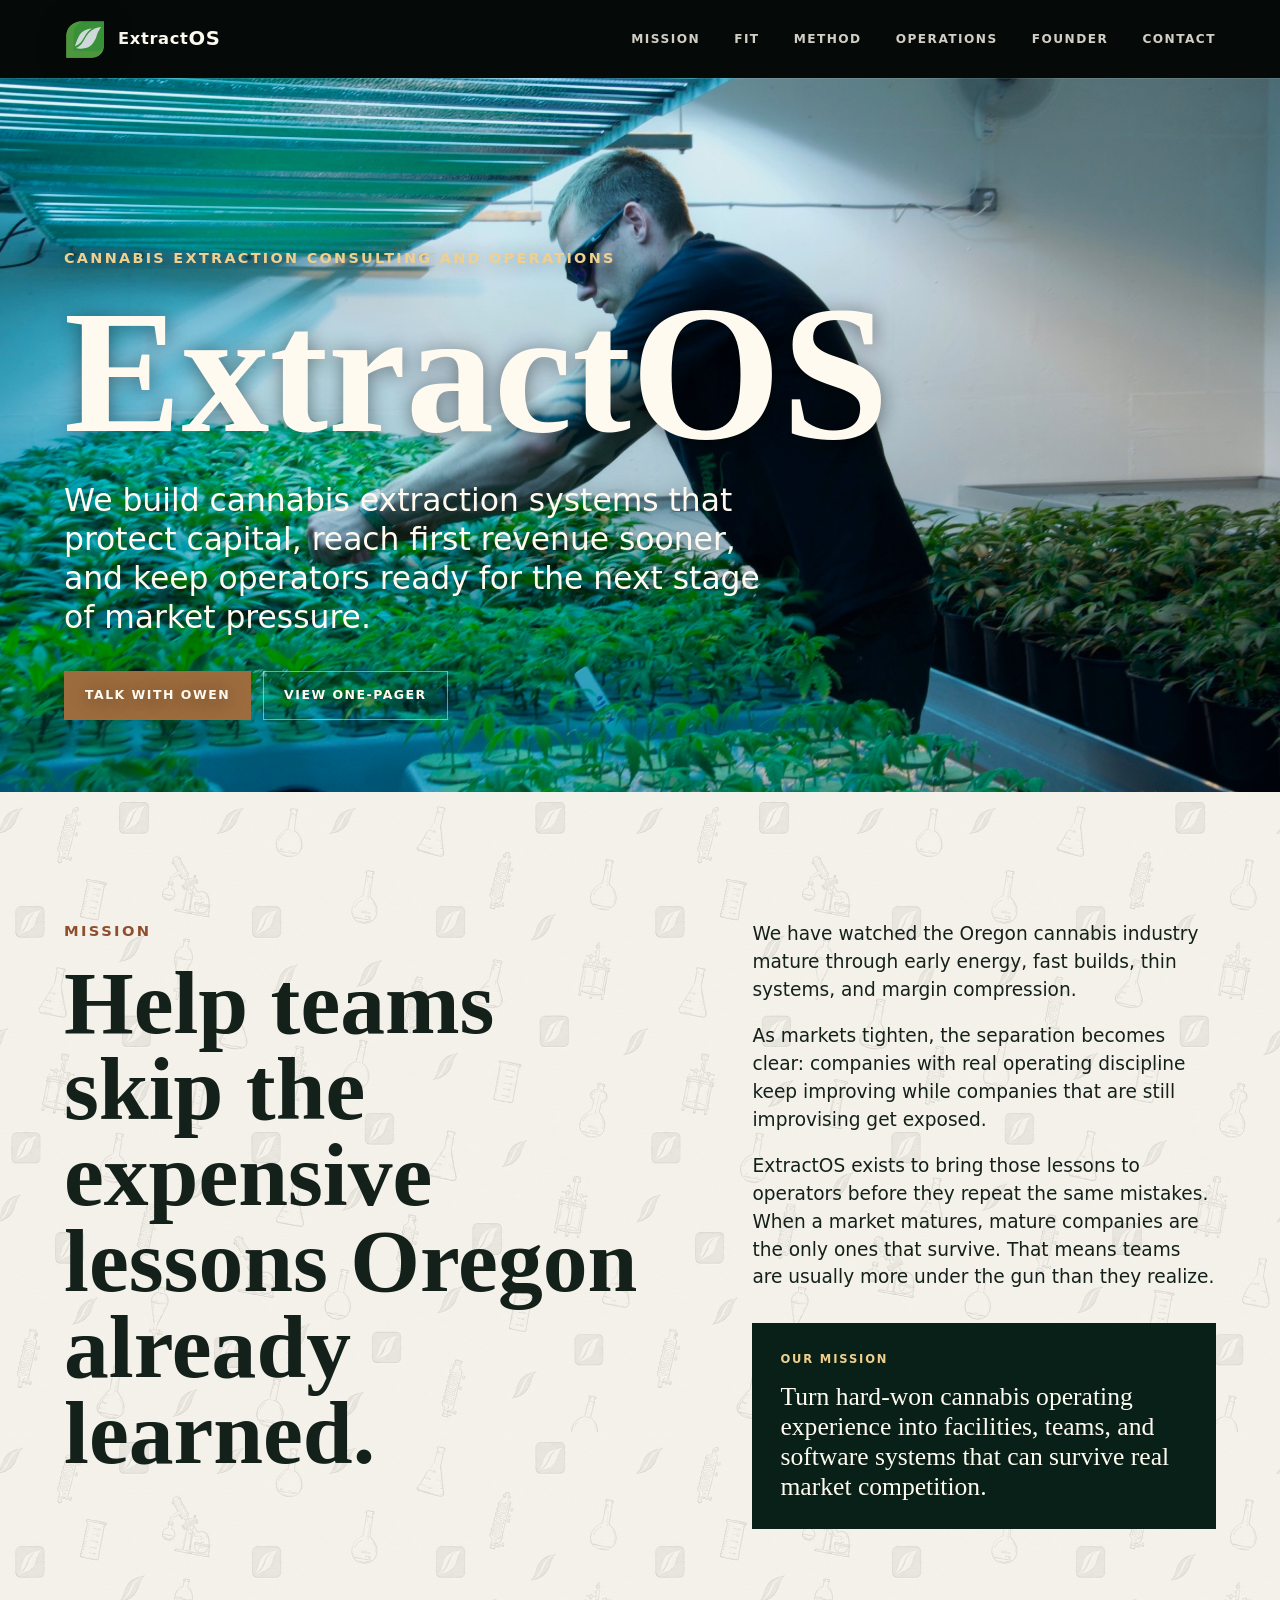
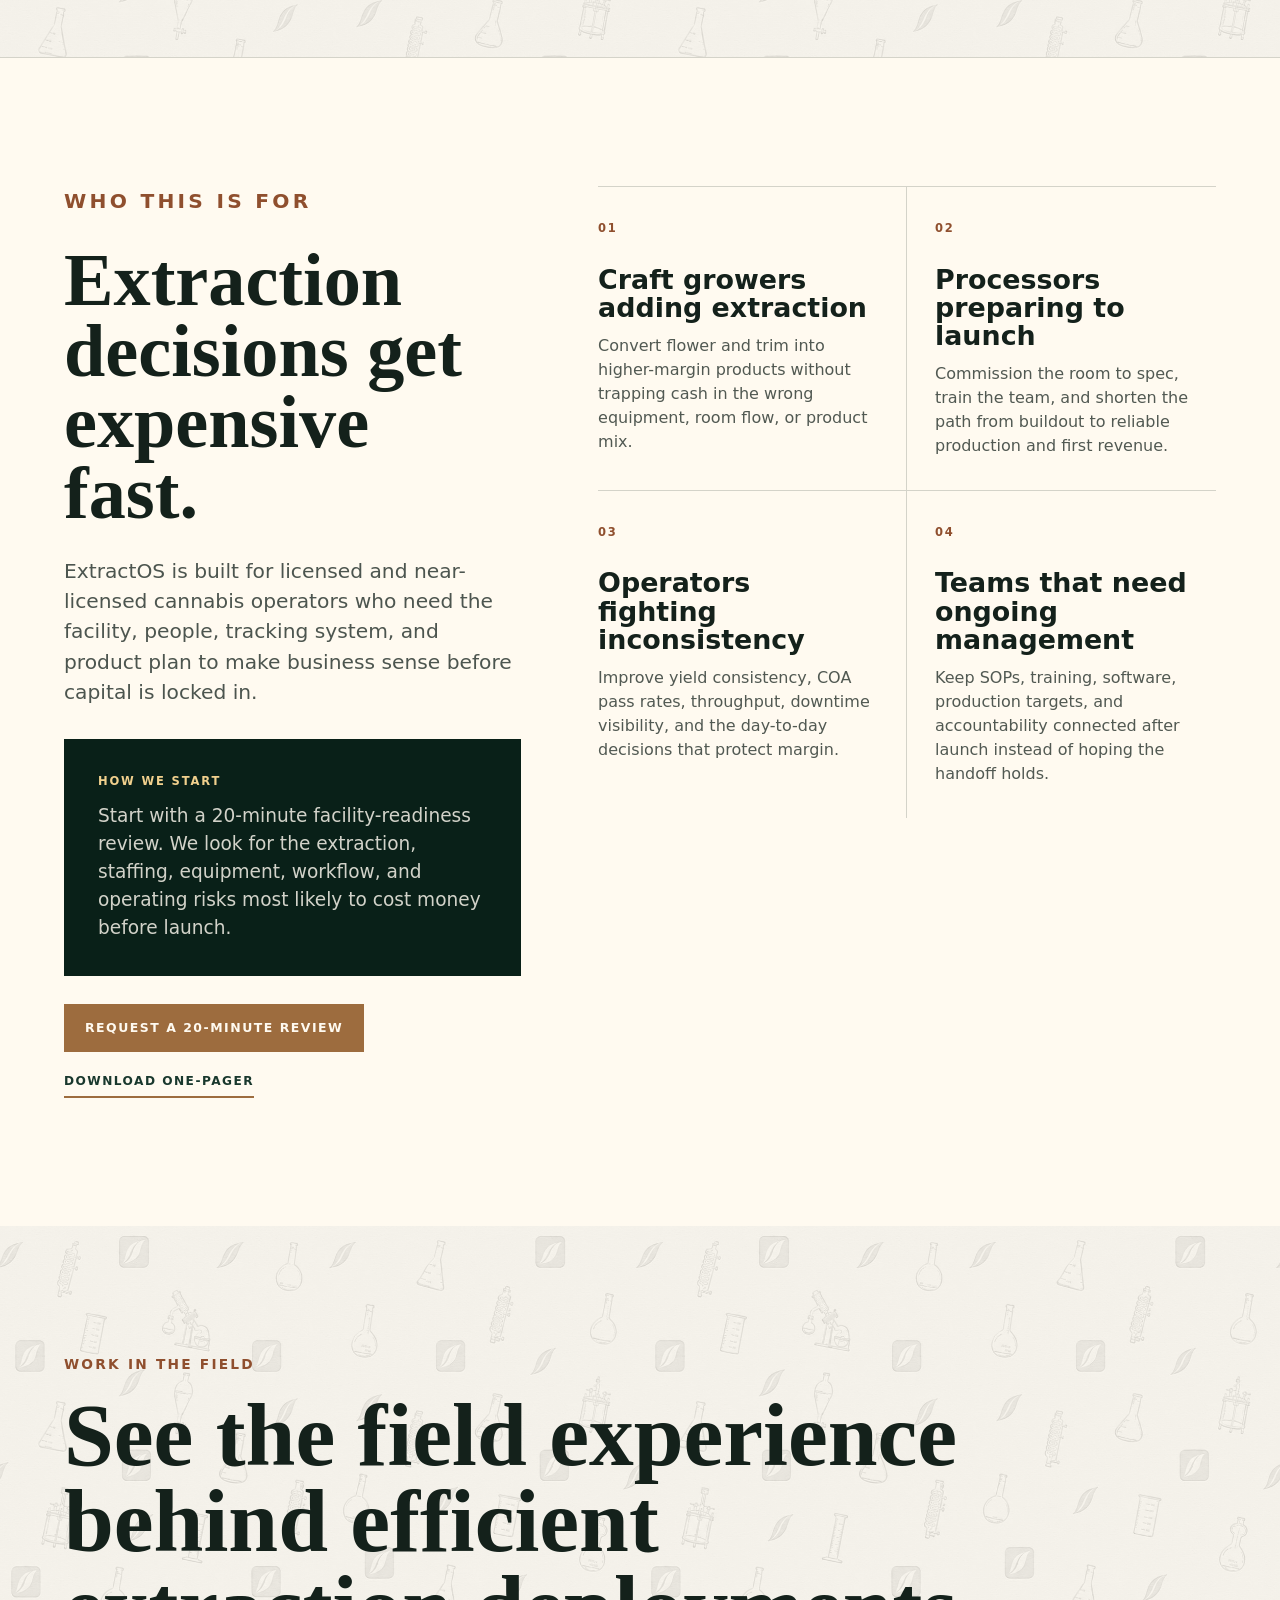
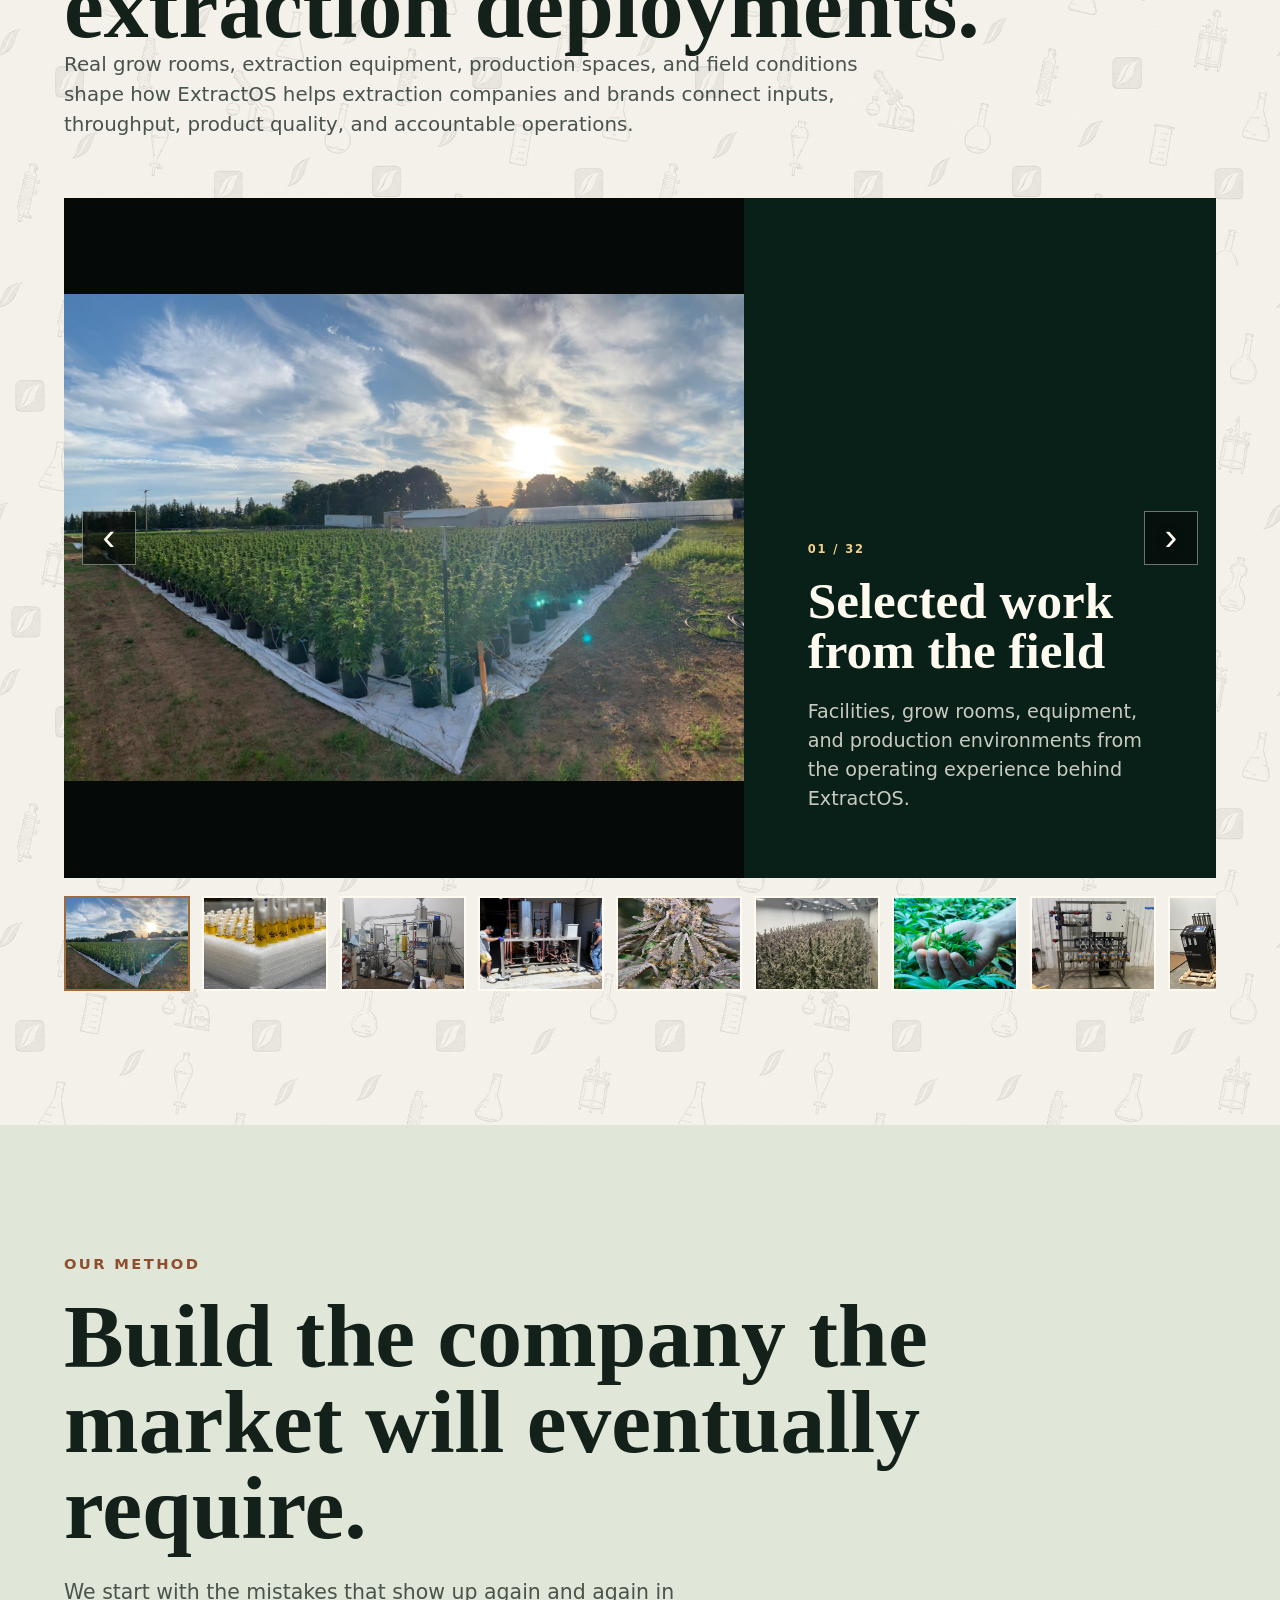
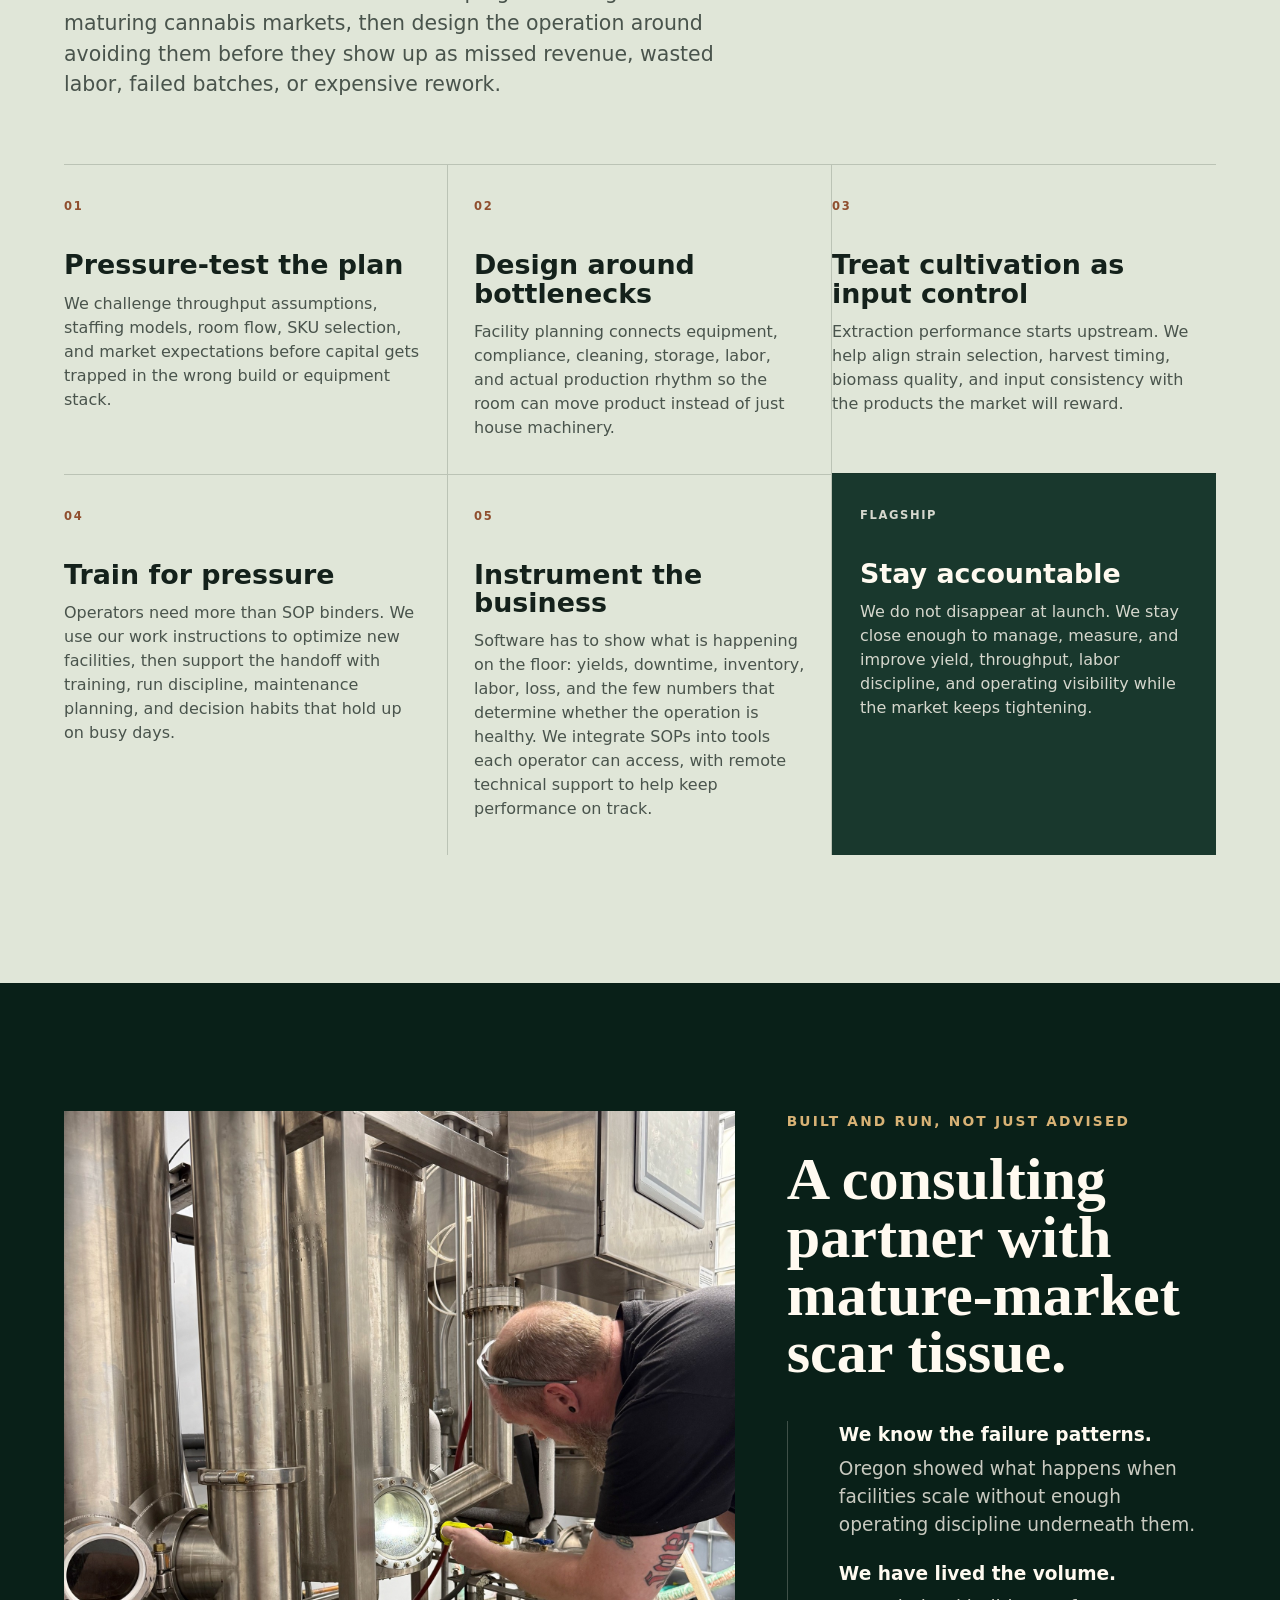
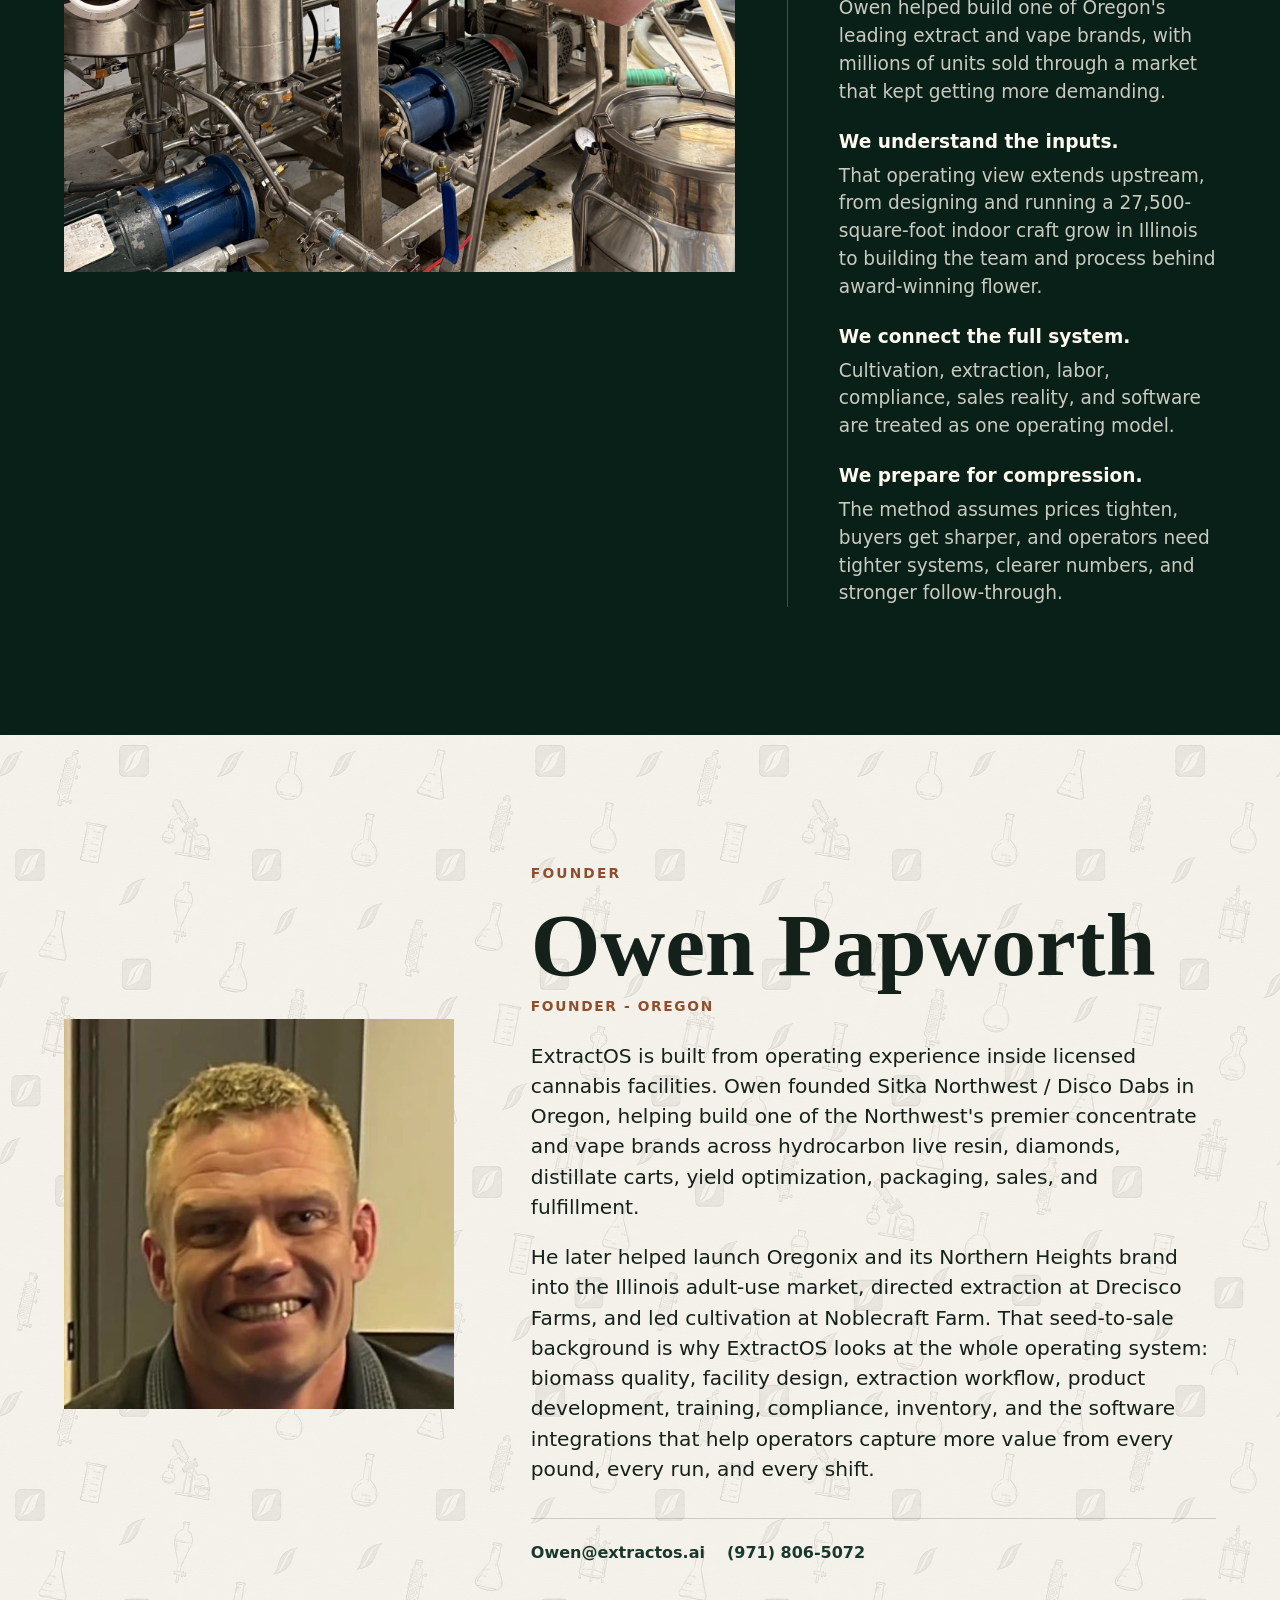
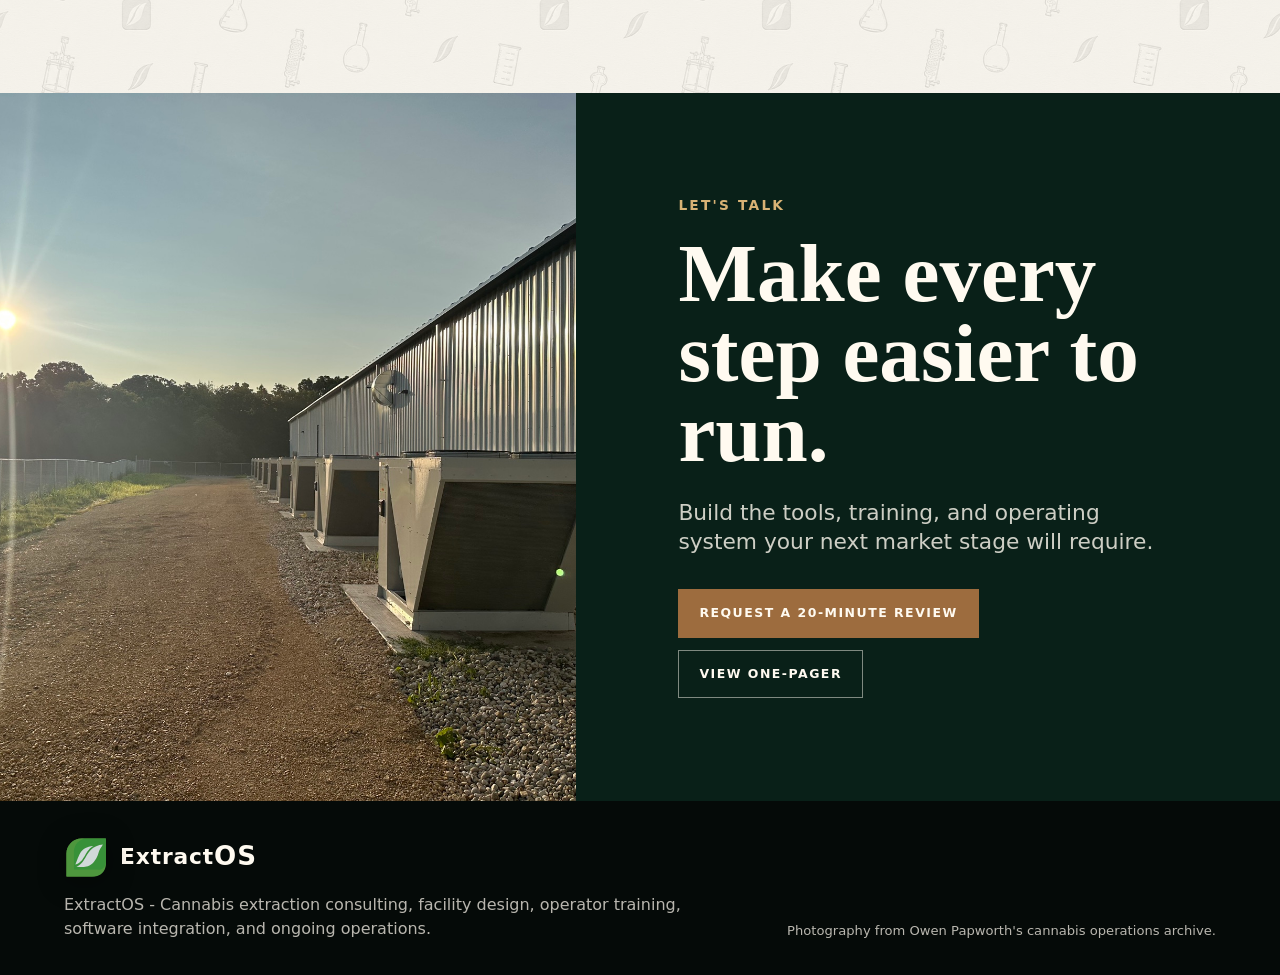
<file: index.html>
<!doctype html>
<html lang="en">
  <head>
    <meta charset="utf-8">
    <meta name="viewport" content="width=device-width, initial-scale=1">
    <title>ExtractOS | Cannabis Extraction Consulting and Operations</title>
    <meta
      name="description"
      content="ExtractOS helps cannabis operators avoid the expensive mistakes of maturing markets through extraction facility design, cultivation optimization, operator training, software integration, and ongoing operations."
    >
    <meta name="theme-color" content="#092018">
    <meta property="og:type" content="website">
    <meta property="og:url" content="https://extractos.ai/">
    <meta property="og:title" content="ExtractOS | Cannabis Extraction Consulting and Operations">
    <meta
      property="og:description"
      content="Cannabis extraction consulting, facility design, operator training, software integration, and ongoing operations from operators who have built and run licensed facilities."
    >
    <meta property="og:image" content="https://extractos.ai/assets/owen-selected/operator-canopy-check.jpg">
    <meta name="twitter:card" content="summary_large_image">
    <link rel="icon" href="assets/extractos-logo-mark.svg" type="image/svg+xml">
    <link rel="canonical" href="https://extractos.ai/">
    <link rel="stylesheet" href="styles.css?v=field-20260619-fit-1">
    <link rel="stylesheet" href="example-overrides.css?v=field-20260619-fit-1">
    <script type="application/ld+json">
      {
        "@context": "https://schema.org",
        "@type": "ProfessionalService",
        "name": "ExtractOS",
        "url": "https://extractos.ai/",
        "description": "Cannabis extraction consulting, facility design, operator training, software integration, and ongoing operations.",
        "logo": "https://extractos.ai/assets/extractos-logo-mark.svg",
        "image": "https://extractos.ai/assets/owen-selected/operator-canopy-check.jpg",
        "email": "Owen@extractos.ai",
        "telephone": "+1-971-806-5072",
        "founder": {
          "@type": "Person",
          "name": "Owen Papworth"
        },
        "areaServed": {
          "@type": "Country",
          "name": "United States"
        },
        "serviceType": [
          "Cannabis extraction consulting",
          "Extraction facility design",
          "Operator training",
          "Cannabis operations management",
          "Facility software integration"
        ]
      }
    </script>
  </head>
  <body class="variant variant-operator layout-human">
    <header class="site-header" aria-label="Primary navigation">
      <a class="brand" href="#top" aria-label="ExtractOS home">
        <span class="brand-mark"><img src="assets/extractos-logo-mark.svg" alt=""></span>
        <span class="brand-name">Extract<span class="brand-os">OS</span></span>
      </a>
      <nav class="nav-links" aria-label="Page sections">
        <a href="#mission">Mission</a>
        <a href="#fit">Fit</a>
        <a href="#method">Method</a>
        <a href="#operations">Operations</a>
        <a href="#founder">Founder</a>
        <a href="#contact">Contact</a>
      </nav>
    </header>

    <main id="top">
      <section class="hero" aria-labelledby="hero-title">
        <div class="hero-media" style="background-image: url('assets/owen-selected/operator-canopy-check.jpg');" role="img" aria-label="Cannabis operator checking plants under indoor cultivation lights"></div>
        <div class="hero-shade"></div>
        <div class="hero-content">
          <p class="eyebrow">Cannabis extraction consulting and operations</p>
          <h1 id="hero-title">Extract<span class="hero-os">OS</span></h1>
          <p class="hero-line">We build cannabis extraction systems that protect capital, reach first revenue sooner, and keep operators ready for the next stage of market pressure.</p>
          <div class="hero-actions" aria-label="Primary actions">
            <a class="button primary" href="mailto:Owen@extractos.ai?subject=ExtractOS%20consultation">Talk with Owen</a>
            <a class="button secondary" href="assets/ExtractOS_One_Pager.pdf" target="_blank" rel="noopener">View one-pager</a>
          </div>
        </div>
      </section>

      <section id="mission" class="intro band cream" aria-labelledby="intro-title">
        <div class="section-inner split intro-grid">
          <div>
            <p class="eyebrow dark">Mission</p>
            <h2 id="intro-title">Help teams skip the expensive lessons Oregon already learned.</h2>
          </div>
          <div class="copy-column">
            <p>
              We have watched the Oregon cannabis industry mature through early energy, fast builds, thin systems, and margin compression.
            </p>
            <p>
              As markets tighten, the separation becomes clear: companies with real operating discipline keep improving while companies that are still improvising get exposed.
            </p>
            <p>
              ExtractOS exists to bring those lessons to operators before they repeat the same mistakes. When a market matures, mature companies are the only ones that survive. That means teams are usually more under the gun than they realize.
            </p>
            <div class="mission-statement">
              <span>Our mission</span>
              <p>Turn hard-won cannabis operating experience into facilities, teams, and software systems that can survive real market competition.</p>
            </div>
          </div>
        </div>
      </section>

      <section id="fit" class="fit band paper" aria-labelledby="fit-title">
        <div class="section-inner fit-layout">
          <div class="fit-copy">
            <p class="eyebrow dark">Who this is for</p>
            <h2 id="fit-title">Extraction decisions get expensive fast.</h2>
            <p>
              ExtractOS is built for licensed and near-licensed cannabis operators who need the facility, people, tracking system, and product plan to make business sense before capital is locked in.
            </p>
            <div class="start-note">
              <span>How we start</span>
              <p>Start with a 20-minute facility-readiness review. We look for the extraction, staffing, equipment, workflow, and operating risks most likely to cost money before launch.</p>
            </div>
            <div class="fit-actions" aria-label="Fit section actions">
              <a class="button primary" href="mailto:Owen@extractos.ai?subject=20-minute%20ExtractOS%20facility-readiness%20review&amp;body=Owen%2C%0A%0AI%27d%20like%20to%20schedule%20a%2020-minute%20ExtractOS%20facility-readiness%20review.%0A%0ACompany%3A%20%0AState%20%2F%20license%20type%3A%20%0AWhat%20we%27re%20building%20or%20fixing%3A%20%0A%0AThanks%2C%0A">Request a 20-minute review</a>
              <a class="text-link" href="assets/ExtractOS_One_Pager.pdf" target="_blank" rel="noopener">Download one-pager</a>
            </div>
          </div>
          <div class="fit-list" aria-label="Good-fit cannabis operators">
            <article>
              <span>01</span>
              <h3>Craft growers adding extraction</h3>
              <p>Convert flower and trim into higher-margin products without trapping cash in the wrong equipment, room flow, or product mix.</p>
            </article>
            <article>
              <span>02</span>
              <h3>Processors preparing to launch</h3>
              <p>Commission the room to spec, train the team, and shorten the path from buildout to reliable production and first revenue.</p>
            </article>
            <article>
              <span>03</span>
              <h3>Operators fighting inconsistency</h3>
              <p>Improve yield consistency, COA pass rates, throughput, downtime visibility, and the day-to-day decisions that protect margin.</p>
            </article>
            <article>
              <span>04</span>
              <h3>Teams that need ongoing management</h3>
              <p>Keep SOPs, training, software, production targets, and accountability connected after launch instead of hoping the handoff holds.</p>
            </article>
          </div>
        </div>
      </section>

      <section id="work-in-the-field" class="field-gallery integrated-field-gallery band cream" aria-labelledby="work-preview-title">
        <div class="section-inner">
          <div class="field-gallery-heading">
            <p class="eyebrow dark">Work in the field</p>
            <h2 id="work-preview-title">See the field experience behind efficient extraction deployments.</h2>
            <p>
              Real grow rooms, extraction equipment, production spaces, and field conditions shape how ExtractOS helps extraction companies and brands connect inputs, throughput, product quality, and accountable operations.
            </p>
          </div>

          <div class="field-carousel" data-field-carousel>
            <div class="field-stage">
              <button class="gallery-arrow gallery-prev" type="button" aria-label="Previous image" data-field-prev>&lsaquo;</button>

              <figure class="field-slide is-active" data-field-slide>
                <img src="assets/work-in-field/field-02.jpg" alt="Selected ExtractOS field experience photo 02" data-field-image>
                <figcaption>
                  <span data-field-count>01 / 32</span>
                  <h3>Selected work from the field</h3>
                  <p>Facilities, grow rooms, equipment, and production environments from the operating experience behind ExtractOS.</p>
                </figcaption>
              </figure>

              <button class="gallery-arrow gallery-next" type="button" aria-label="Next image" data-field-next>&rsaquo;</button>
            </div>

            <div class="field-thumbs" aria-label="Choose field image" data-field-thumbs>
            </div>
          </div>
        </div>
      </section>

      <section id="method" class="band sage" aria-labelledby="method-title">
        <div class="section-inner">
          <div class="section-heading">
            <p class="eyebrow dark">Our method</p>
            <h2 id="method-title">Build the company the market will eventually require.</h2>
            <p class="section-copy">We start with the mistakes that show up again and again in maturing cannabis markets, then design the operation around avoiding them before they show up as missed revenue, wasted labor, failed batches, or expensive rework.</p>
          </div>
          <div class="service-grid">
            <article class="service">
              <span>01</span>
              <h3>Pressure-test the plan</h3>
              <p>We challenge throughput assumptions, staffing models, room flow, SKU selection, and market expectations before capital gets trapped in the wrong build or equipment stack.</p>
            </article>
            <article class="service">
              <span>02</span>
              <h3>Design around bottlenecks</h3>
              <p>Facility planning connects equipment, compliance, cleaning, storage, labor, and actual production rhythm so the room can move product instead of just house machinery.</p>
            </article>
            <article class="service">
              <span>03</span>
              <h3>Treat cultivation as input control</h3>
              <p>Extraction performance starts upstream. We help align strain selection, harvest timing, biomass quality, and input consistency with the products the market will reward.</p>
            </article>
            <article class="service">
              <span>04</span>
              <h3>Train for pressure</h3>
              <p>Operators need more than SOP binders. We use our work instructions to optimize new facilities, then support the handoff with training, run discipline, maintenance planning, and decision habits that hold up on busy days.</p>
            </article>
            <article class="service">
              <span>05</span>
              <h3>Instrument the business</h3>
              <p>Software has to show what is happening on the floor: yields, downtime, inventory, labor, loss, and the few numbers that determine whether the operation is healthy. We integrate SOPs into tools each operator can access, with remote technical support to help keep performance on track.</p>
            </article>
            <article class="service featured">
              <span>Flagship</span>
              <h3>Stay accountable</h3>
              <p>We do not disappear at launch. We stay close enough to manage, measure, and improve yield, throughput, labor discipline, and operating visibility while the market keeps tightening.</p>
            </article>
          </div>
        </div>
      </section>

      <section id="operations" class="proof-photo band dark" aria-labelledby="proof-title">
        <div class="section-inner proof-photo-grid">
          <div class="proof-photo-image">
            <img src="assets/owen-selected/operator-extraction-equipment-crop-bottom15.jpg" alt="Operator working on stainless extraction equipment in a cannabis facility">
          </div>
          <div class="proof-photo-copy">
            <p class="eyebrow">Built and run, not just advised</p>
            <h2 id="proof-title">A consulting partner with mature-market scar tissue.</h2>
            <div class="proof-list" aria-label="ExtractOS operating principles">
              <p><strong>We know the failure patterns.</strong> Oregon showed what happens when facilities scale without enough operating discipline underneath them.</p>
              <p><strong>We have lived the volume.</strong> Owen helped build one of Oregon's leading extract and vape brands, with millions of units sold through a market that kept getting more demanding.</p>
              <p><strong>We understand the inputs.</strong> That operating view extends upstream, from designing and running a 27,500-square-foot indoor craft grow in Illinois to building the team and process behind award-winning flower.</p>
              <p><strong>We connect the full system.</strong> Cultivation, extraction, labor, compliance, sales reality, and software are treated as one operating model.</p>
              <p><strong>We prepare for compression.</strong> The method assumes prices tighten, buyers get sharper, and operators need tighter systems, clearer numbers, and stronger follow-through.</p>
            </div>
          </div>
        </div>
      </section>

      <section id="founder" class="founder band cream" aria-labelledby="founder-title">
        <div class="section-inner founder-layout">
          <div class="founder-photo">
            <img src="assets/owen.jpg" alt="Owen Papworth, founder of ExtractOS">
          </div>
          <div class="founder-copy">
            <p class="eyebrow dark">Founder</p>
            <h2 id="founder-title">Owen Papworth</h2>
            <p class="role">Founder - Oregon</p>
            <p>
              ExtractOS is built from operating experience inside licensed cannabis facilities. Owen founded Sitka Northwest / Disco Dabs in Oregon, helping build one of the Northwest's premier concentrate and vape brands across hydrocarbon live resin, diamonds, distillate carts, yield optimization, packaging, sales, and fulfillment.
            </p>
            <p>
              He later helped launch Oregonix and its Northern Heights brand into the Illinois adult-use market, directed extraction at Drecisco Farms, and led cultivation at Noblecraft Farm. That seed-to-sale background is why ExtractOS looks at the whole operating system: biomass quality, facility design, extraction workflow, product development, training, compliance, inventory, and the software integrations that help operators capture more value from every pound, every run, and every shift.
            </p>
            <div class="contact-strip" id="contact" aria-label="Contact information">
              <a href="mailto:Owen@extractos.ai">Owen@extractos.ai</a>
              <a href="tel:+19718065072">(971) 806-5072</a>
            </div>
          </div>
        </div>
      </section>

      <section class="closing" aria-labelledby="closing-title">
        <div class="closing-photo">
          <img src="assets/work-in-field/field-18.jpg" alt="Selected ExtractOS field experience photo 18">
        </div>
        <div class="closing-copy">
          <p class="eyebrow">Let's talk</p>
          <h2 id="closing-title">Make every step easier to run.</h2>
          <p>Build the tools, training, and operating system your next market stage will require.</p>
          <div class="closing-actions" aria-label="Closing actions">
            <a class="button primary" href="mailto:Owen@extractos.ai?subject=20-minute%20ExtractOS%20facility-readiness%20review&amp;body=Owen%2C%0A%0AI%27d%20like%20to%20schedule%20a%2020-minute%20ExtractOS%20facility-readiness%20review.%0A%0ACompany%3A%20%0AState%20%2F%20license%20type%3A%20%0AWhat%20we%27re%20building%20or%20fixing%3A%20%0A%0AThanks%2C%0A">Request a 20-minute review</a>
            <a class="button secondary" href="assets/ExtractOS_One_Pager.pdf" target="_blank" rel="noopener">View one-pager</a>
          </div>
        </div>
      </section>
    </main>

    <footer class="site-footer">
      <div>
        <a class="footer-brand" href="#top" aria-label="ExtractOS home">
          <span class="footer-brand-mark"><img src="assets/extractos-logo-mark.svg" alt=""></span>
          <span class="footer-brand-name">Extract<span class="footer-brand-os">OS</span></span>
        </a>
        <p>ExtractOS - Cannabis extraction consulting, facility design, operator training, software integration, and ongoing operations.</p>
      </div>
      <p class="credits">Photography from Owen Papworth's cannabis operations archive.</p>
    </footer>

    <script>
      (() => {
        const carousel = document.querySelector("[data-field-carousel]");
        if (!carousel) return;

        const fieldOrder = [
          2,
          1,
          3,
          23,
          ...Array.from({ length: 32 }, (_, index) => index + 1).filter((imageNumber) => ![1, 2, 3, 23].includes(imageNumber))
        ];
        const fieldImages = fieldOrder.map((imageNumber) => {
          const number = String(imageNumber).padStart(2, "0");
          return {
            src: `assets/work-in-field/field-${number}.jpg`,
            alt: `Selected ExtractOS field experience photo ${number}`
          };
        });

        const fieldImage = carousel.querySelector("[data-field-image]");
        const fieldCount = carousel.querySelector("[data-field-count]");
        const thumbsWrap = carousel.querySelector("[data-field-thumbs]");
        const prev = carousel.querySelector("[data-field-prev]");
        const next = carousel.querySelector("[data-field-next]");
        let active = 0;
        let touchStart = null;
        let thumbs = [];

        const renderThumbs = () => {
          thumbsWrap.innerHTML = "";
          fieldImages.forEach((image, index) => {
            const thumb = document.createElement("button");
            thumb.className = "field-thumb";
            thumb.type = "button";
            thumb.setAttribute("aria-label", `Show field image ${index + 1}`);
            thumb.setAttribute("data-field-thumb", "");

            const img = document.createElement("img");
            img.src = image.src;
            img.alt = "";
            img.loading = "lazy";
            thumb.appendChild(img);
            thumbsWrap.appendChild(thumb);
          });
          thumbs = Array.from(thumbsWrap.querySelectorAll("[data-field-thumb]"));
        };

        const show = (index) => {
          active = (index + fieldImages.length) % fieldImages.length;
          const image = fieldImages[active];
          fieldImage.src = image.src;
          fieldImage.alt = image.alt;
          fieldCount.textContent = `${String(active + 1).padStart(2, "0")} / ${fieldImages.length}`;

          thumbs.forEach((thumb, thumbIndex) => {
            thumb.classList.toggle("is-active", thumbIndex === active);
            thumb.setAttribute("aria-pressed", thumbIndex === active ? "true" : "false");
          });
          centerActiveThumb();
        };

        const centerActiveThumb = () => {
          const thumb = thumbs[active];
          if (!thumb) return;
          thumbsWrap.scrollLeft = thumb.offsetLeft - ((thumbsWrap.clientWidth - thumb.clientWidth) / 2);
        };

        prev.addEventListener("click", () => {
          show(active - 1);
        });

        next.addEventListener("click", () => {
          show(active + 1);
        });

        renderThumbs();

        thumbs.forEach((thumb, index) => {
          thumb.addEventListener("click", () => {
            show(index);
          });
        });

        carousel.addEventListener("touchstart", (event) => {
          touchStart = event.changedTouches[0].clientX;
        }, { passive: true });

        carousel.addEventListener("touchend", (event) => {
          if (touchStart === null) return;
          const delta = event.changedTouches[0].clientX - touchStart;
          if (Math.abs(delta) > 44) {
            show(active + (delta < 0 ? 1 : -1));
          }
          touchStart = null;
        }, { passive: true });

        show(0);
      })();
    </script>
    <!-- Cloudflare Web Analytics -->
    <script defer src="https://static.cloudflareinsights.com/beacon.min.js" data-cf-beacon='{"token":"f13cea3930444decbce5a94a0862f7aa"}'></script>
    <!-- End Cloudflare Web Analytics -->
  </body>
</html>
</file>
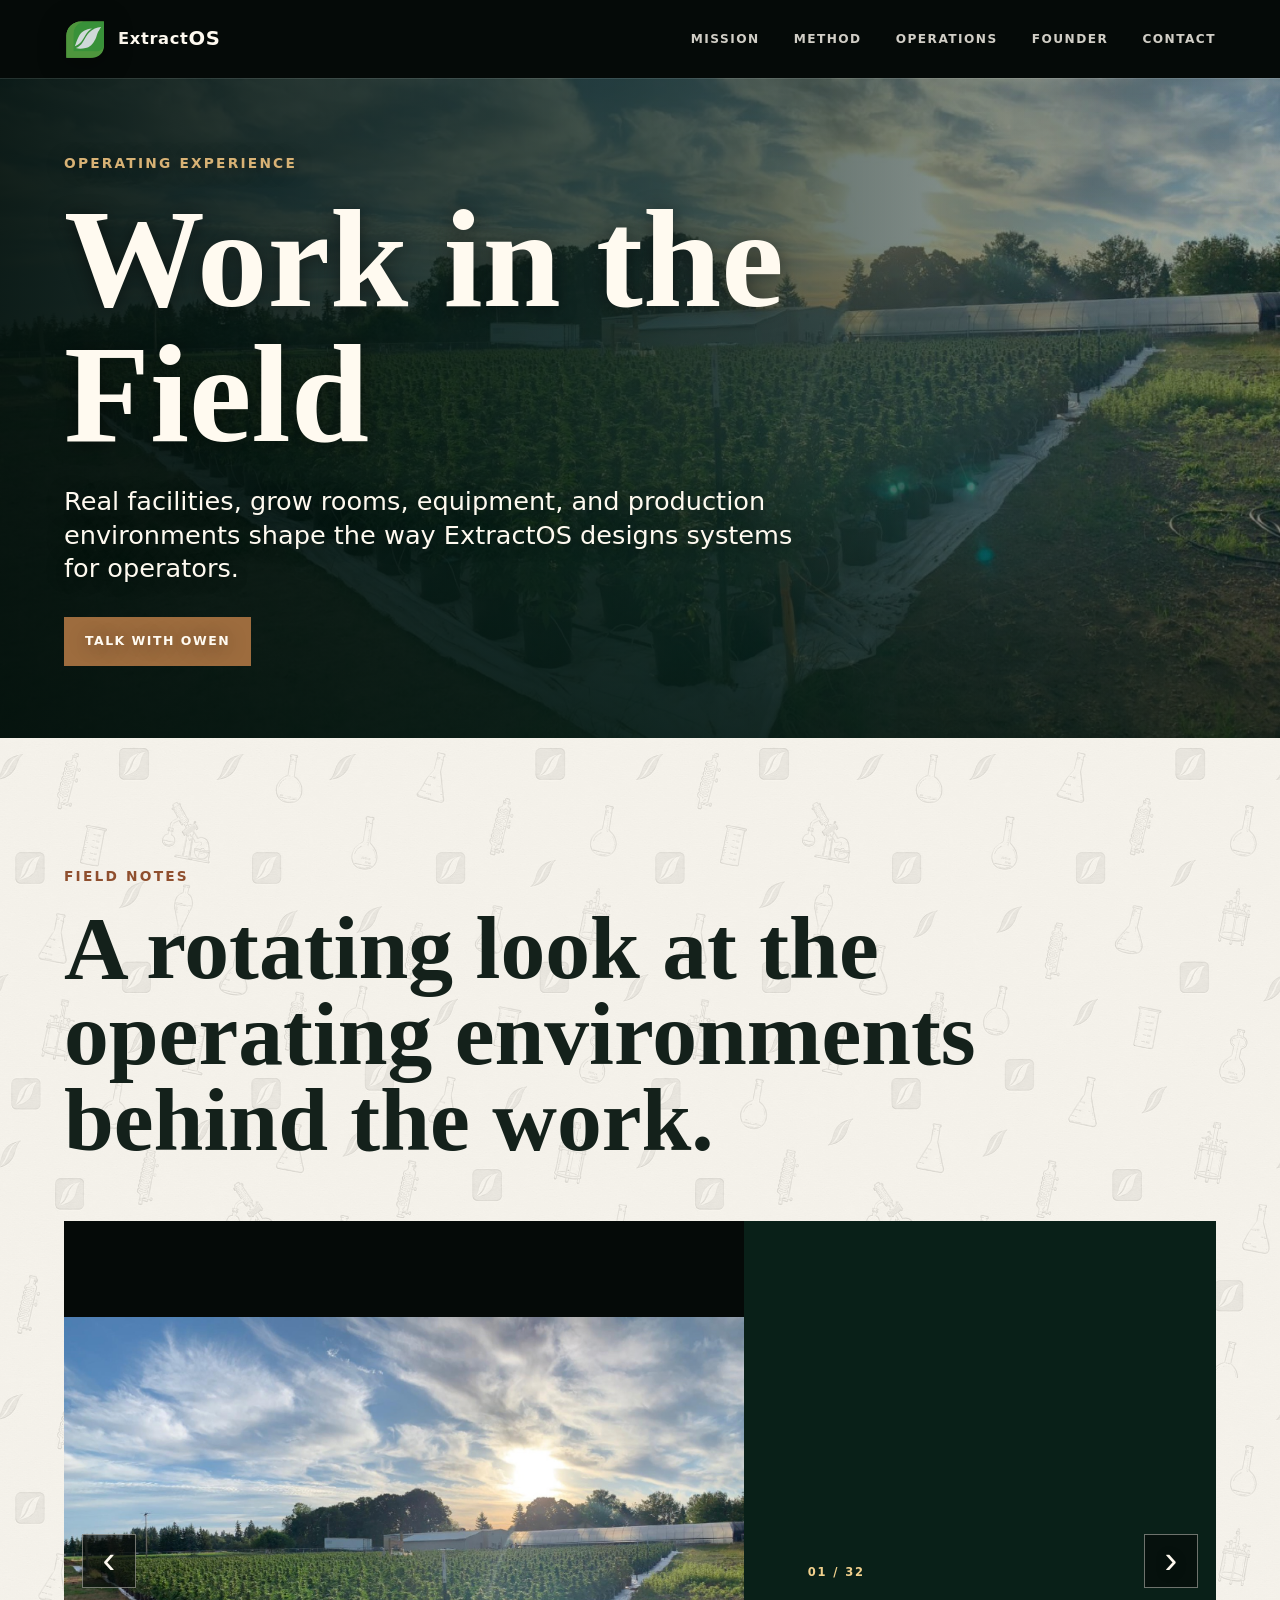
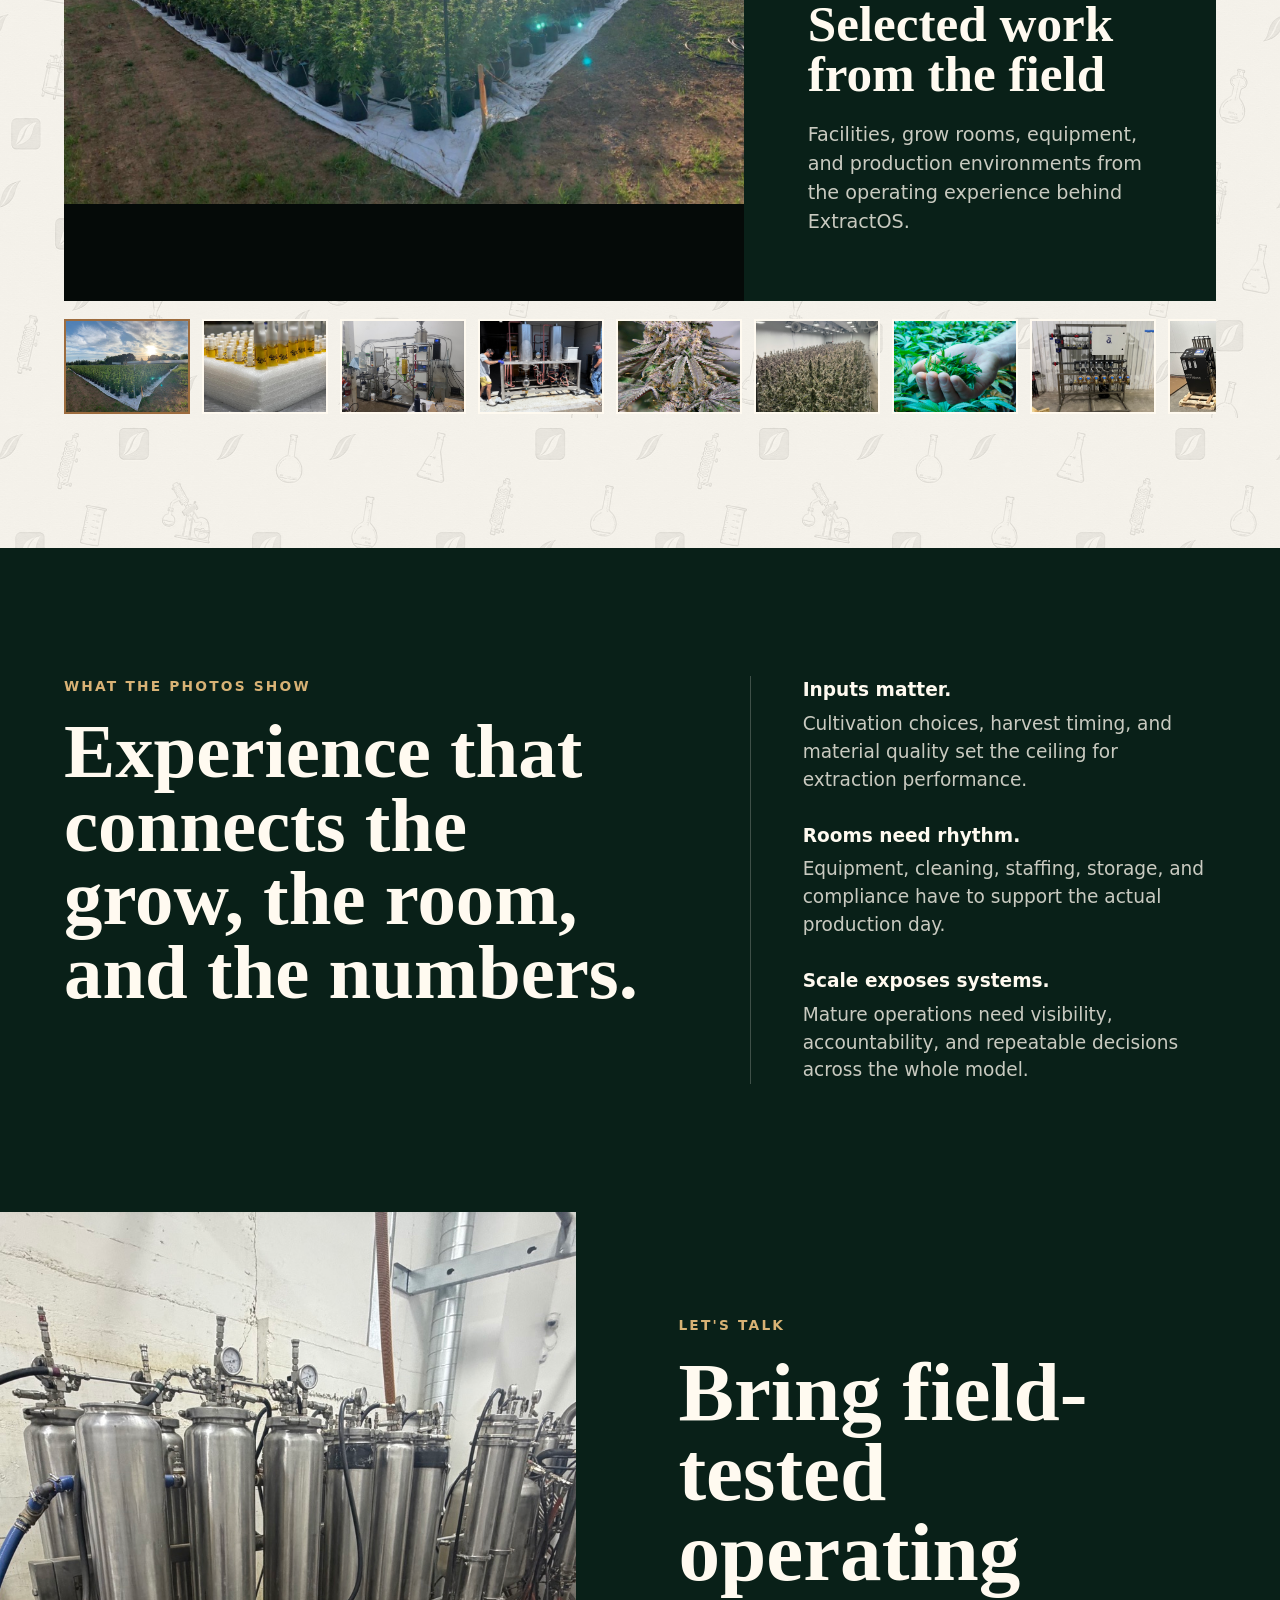
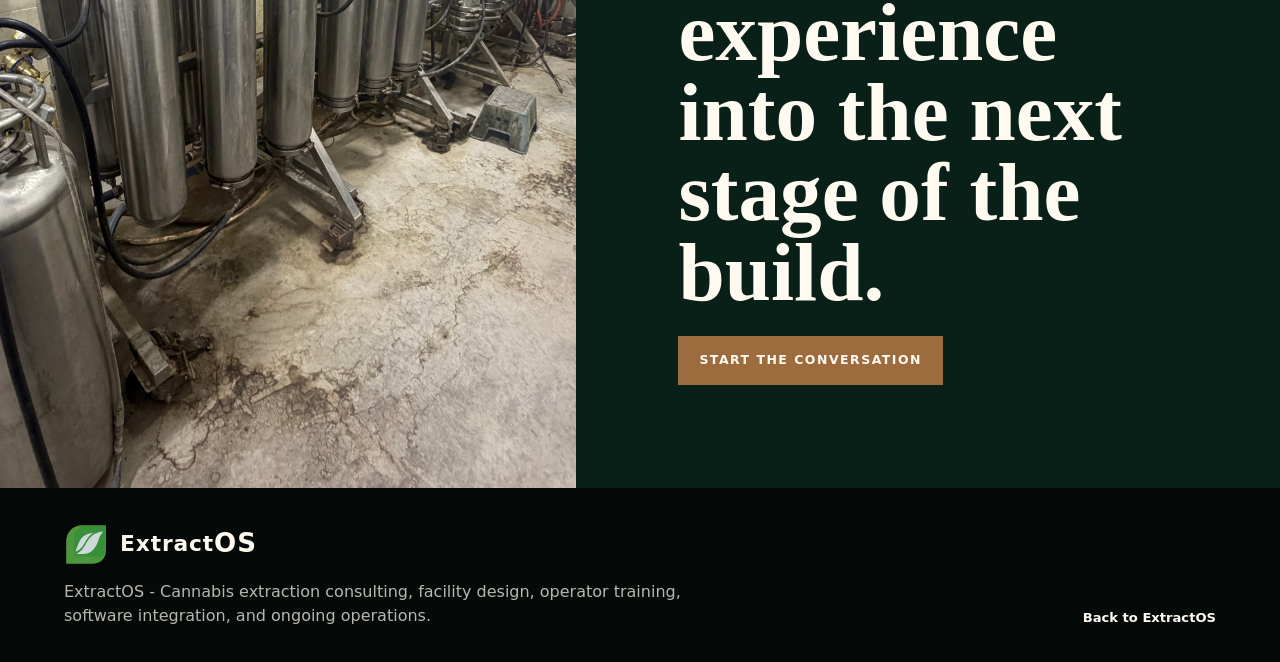
<file: work-in-the-field.html>
<!doctype html>
<html lang="en">
  <head>
    <meta charset="utf-8">
    <meta name="viewport" content="width=device-width, initial-scale=1">
    <title>Work in the Field | ExtractOS</title>
    <meta
      name="description"
      content="A field gallery of ExtractOS cannabis operating experience across extraction equipment, cultivation input control, and production environments."
    >
    <meta name="robots" content="noindex, nofollow">
    <link rel="stylesheet" href="styles.css?v=field-20260618-flow-12">
    <link rel="stylesheet" href="example-overrides.css?v=field-20260618-flow-12">
  </head>
  <body class="variant variant-operator layout-human field-page">
    <header class="site-header" aria-label="Primary navigation">
      <a class="brand" href="index.html" aria-label="ExtractOS home">
        <span class="brand-mark"><img src="assets/extractos-logo-mark.svg" alt=""></span>
        <span class="brand-name">Extract<span class="brand-os">OS</span></span>
      </a>
      <nav class="nav-links" aria-label="Site sections">
        <a href="index.html#mission">Mission</a>
        <a href="index.html#method">Method</a>
        <a href="index.html#operations">Operations</a>
        <a href="index.html#founder">Founder</a>
        <a href="index.html#contact">Contact</a>
      </nav>
    </header>

    <main>
      <section class="field-hero" aria-labelledby="field-title">
        <div class="field-hero-media" style="background-image: url('assets/work-in-field/field-02.jpg');" role="img" aria-label="Selected ExtractOS field experience photo 02"></div>
        <div class="field-hero-shade"></div>
        <div class="field-hero-content">
          <p class="eyebrow">Operating experience</p>
          <h1 id="field-title">Work in the Field</h1>
          <p>Real facilities, grow rooms, equipment, and production environments shape the way ExtractOS designs systems for operators.</p>
          <a class="button primary" href="mailto:Owen@extractos.ai">Talk with Owen</a>
        </div>
      </section>

      <section class="field-gallery band cream" aria-labelledby="gallery-title">
        <div class="section-inner">
          <div class="field-gallery-heading">
            <p class="eyebrow dark">Field notes</p>
            <h2 id="gallery-title">A rotating look at the operating environments behind the work.</h2>
          </div>

          <div class="field-carousel" data-field-carousel>
            <div class="field-stage">
              <button class="gallery-arrow gallery-prev" type="button" aria-label="Previous image" data-field-prev>&lsaquo;</button>

              <figure class="field-slide is-active" data-field-slide>
                <img src="assets/work-in-field/field-02.jpg" alt="Selected ExtractOS field experience photo 02" data-field-image>
                <figcaption>
                  <span data-field-count>01 / 32</span>
                  <h3>Selected work from the field</h3>
                  <p>Facilities, grow rooms, equipment, and production environments from the operating experience behind ExtractOS.</p>
                </figcaption>
              </figure>

              <button class="gallery-arrow gallery-next" type="button" aria-label="Next image" data-field-next>&rsaquo;</button>
            </div>

            <div class="field-thumbs" aria-label="Choose field image" data-field-thumbs>
            </div>
          </div>
        </div>
      </section>

      <section class="band dark" aria-labelledby="field-proof-title">
        <div class="section-inner proof-grid">
          <div>
            <p class="eyebrow">What the photos show</p>
            <h2 id="field-proof-title">Experience that connects the grow, the room, and the numbers.</h2>
          </div>
          <div class="proof-list">
            <p><strong>Inputs matter.</strong> Cultivation choices, harvest timing, and material quality set the ceiling for extraction performance.</p>
            <p><strong>Rooms need rhythm.</strong> Equipment, cleaning, staffing, storage, and compliance have to support the actual production day.</p>
            <p><strong>Scale exposes systems.</strong> Mature operations need visibility, accountability, and repeatable decisions across the whole model.</p>
          </div>
        </div>
      </section>

      <section class="closing" aria-labelledby="field-closing-title">
        <div class="closing-photo">
          <img src="assets/work-in-field/field-14.jpg" alt="Selected ExtractOS field experience photo 14">
        </div>
        <div class="closing-copy">
          <p class="eyebrow">Let's talk</p>
          <h2 id="field-closing-title">Bring field-tested operating experience into the next stage of the build.</h2>
          <a class="button primary" href="mailto:Owen@extractos.ai?subject=ExtractOS%20consultation">Start the conversation</a>
        </div>
      </section>
    </main>

    <footer class="site-footer">
      <div>
        <a class="footer-brand" href="index.html" aria-label="ExtractOS home">
          <span class="footer-brand-mark"><img src="assets/extractos-logo-mark.svg" alt=""></span>
          <span class="footer-brand-name">Extract<span class="footer-brand-os">OS</span></span>
        </a>
        <p>ExtractOS - Cannabis extraction consulting, facility design, operator training, software integration, and ongoing operations.</p>
      </div>
      <p class="credits"><a href="index.html">Back to ExtractOS</a></p>
    </footer>

    <script>
      (() => {
        const carousel = document.querySelector("[data-field-carousel]");
        if (!carousel) return;

        const fieldOrder = [
          2,
          1,
          3,
          23,
          ...Array.from({ length: 32 }, (_, index) => index + 1).filter((imageNumber) => ![1, 2, 3, 23].includes(imageNumber))
        ];
        const fieldImages = fieldOrder.map((imageNumber) => {
          const number = String(imageNumber).padStart(2, "0");
          return {
            src: `assets/work-in-field/field-${number}.jpg`,
            alt: `Selected ExtractOS field experience photo ${number}`
          };
        });

        const fieldImage = carousel.querySelector("[data-field-image]");
        const fieldCount = carousel.querySelector("[data-field-count]");
        const thumbsWrap = carousel.querySelector("[data-field-thumbs]");
        const prev = carousel.querySelector("[data-field-prev]");
        const next = carousel.querySelector("[data-field-next]");
        let active = 0;
        let touchStart = null;
        let thumbs = [];

        const renderThumbs = () => {
          thumbsWrap.innerHTML = "";
          fieldImages.forEach((image, index) => {
            const thumb = document.createElement("button");
            thumb.className = "field-thumb";
            thumb.type = "button";
            thumb.setAttribute("aria-label", `Show field image ${index + 1}`);
            thumb.setAttribute("data-field-thumb", "");

            const img = document.createElement("img");
            img.src = image.src;
            img.alt = "";
            img.loading = "lazy";
            thumb.appendChild(img);
            thumbsWrap.appendChild(thumb);
          });
          thumbs = Array.from(thumbsWrap.querySelectorAll("[data-field-thumb]"));
        };

        const show = (index) => {
          active = (index + fieldImages.length) % fieldImages.length;
          const image = fieldImages[active];
          fieldImage.src = image.src;
          fieldImage.alt = image.alt;
          fieldCount.textContent = `${String(active + 1).padStart(2, "0")} / ${fieldImages.length}`;

          thumbs.forEach((thumb, thumbIndex) => {
            thumb.classList.toggle("is-active", thumbIndex === active);
            thumb.setAttribute("aria-pressed", thumbIndex === active ? "true" : "false");
          });
          centerActiveThumb();
        };

        const centerActiveThumb = () => {
          const thumb = thumbs[active];
          if (!thumb) return;
          thumbsWrap.scrollLeft = thumb.offsetLeft - ((thumbsWrap.clientWidth - thumb.clientWidth) / 2);
        };

        prev.addEventListener("click", () => {
          show(active - 1);
        });

        next.addEventListener("click", () => {
          show(active + 1);
        });

        renderThumbs();

        thumbs.forEach((thumb, index) => {
          thumb.addEventListener("click", () => {
            show(index);
          });
        });

        carousel.addEventListener("touchstart", (event) => {
          touchStart = event.changedTouches[0].clientX;
        }, { passive: true });

        carousel.addEventListener("touchend", (event) => {
          if (touchStart === null) return;
          const delta = event.changedTouches[0].clientX - touchStart;
          if (Math.abs(delta) > 44) {
            show(active + (delta < 0 ? 1 : -1));
          }
          touchStart = null;
        }, { passive: true });

        show(0);
      })();
    </script>
    <!-- Cloudflare Web Analytics -->
    <script defer src="https://static.cloudflareinsights.com/beacon.min.js" data-cf-beacon='{"token":"f13cea3930444decbce5a94a0862f7aa"}'></script>
    <!-- End Cloudflare Web Analytics -->
  </body>
</html>
</file>
<file: styles.css>
:root {
  --ink: #14211b;
  --moss: #19382d;
  --evergreen: #092018;
  --sage: #d9e2d2;
  --cream: #f5f1e7;
  --paper: #fffaf0;
  --copper: #b77735;
  --clay: #8f4f2e;
  --line: rgba(20, 33, 27, 0.18);
  --white: #ffffff;
  --wallpaper: url("assets/extractos-wallpaper-pattern.jpg");
}

* {
  box-sizing: border-box;
}

html {
  scroll-behavior: smooth;
}

body {
  margin: 0;
  background: var(--cream);
  color: var(--ink);
  font-family: Inter, ui-sans-serif, system-ui, -apple-system, BlinkMacSystemFont, "Segoe UI", sans-serif;
  line-height: 1.5;
}

img {
  display: block;
  max-width: 100%;
}

a {
  color: inherit;
  text-decoration: none;
}

.site-header {
  align-items: center;
  background: #050a08;
  box-shadow: 0 1px 0 rgba(255, 250, 240, 0.1);
  color: var(--paper);
  display: flex;
  justify-content: space-between;
  left: 0;
  padding: 18px clamp(20px, 5vw, 64px);
  position: absolute;
  right: 0;
  text-shadow: none;
  top: 0;
  z-index: 10;
}

.brand {
  align-items: center;
  display: inline-flex;
  flex: 0 0 auto;
  gap: 12px;
}

.brand-mark {
  align-items: center;
  display: inline-flex;
  filter: drop-shadow(0 4px 14px rgba(0, 0, 0, 0.42));
  height: 42px;
  justify-content: center;
  width: 42px;
}

.brand-mark img {
  height: 100%;
  object-fit: contain;
  width: 100%;
}

.brand-name {
  color: var(--paper);
  font-size: clamp(1.02rem, 1.24vw, 1.18rem);
  font-weight: 850;
  letter-spacing: 0.04em;
  line-height: 1;
}

.brand-os {
  display: inline-block;
  font-size: 1.2em;
  line-height: 0.8;
  transform: translateY(0.035em);
}

.nav-links {
  align-items: center;
  display: flex;
  gap: clamp(14px, 3vw, 34px);
  font-size: 0.76rem;
  font-weight: 800;
  letter-spacing: 0.12em;
  text-transform: uppercase;
}

.nav-links a {
  color: rgba(255, 250, 240, 0.82);
}

.nav-links a:hover,
.nav-links a:focus-visible {
  color: #c6f6c8;
}

.hero {
  color: var(--paper);
  display: grid;
  min-height: 88svh;
  overflow: hidden;
  position: relative;
}

.hero-media,
.hero-shade,
.hero-content {
  grid-area: 1 / 1;
}

.hero-media {
  background-image: url("assets/cultivation-greenhouse-alt.jpg");
  background-position: center;
  background-size: cover;
  transform: scale(1.02);
}

.hero-shade {
  background:
    linear-gradient(90deg, rgba(5, 19, 14, 0.94) 0%, rgba(9, 32, 24, 0.74) 44%, rgba(9, 32, 24, 0.34) 100%),
    linear-gradient(0deg, rgba(5, 19, 14, 0.76) 0%, rgba(5, 19, 14, 0.1) 42%),
    rgba(5, 19, 14, 0.12);
}

.hero-content {
  align-self: end;
  max-width: 860px;
  padding: 140px clamp(20px, 5vw, 64px) 72px;
  position: relative;
  text-shadow: 0 2px 20px rgba(0, 0, 0, 0.46);
  width: 100%;
}

.eyebrow {
  color: #d8b275;
  font-size: 0.86rem;
  font-weight: 900;
  letter-spacing: 0.16em;
  margin: 0 0 18px;
  text-transform: uppercase;
}

.hero .eyebrow {
  color: #f1d08d;
  font-size: clamp(0.9rem, 1.05vw, 1rem);
}

.intro .eyebrow,
.section-heading .eyebrow {
  font-size: clamp(0.92rem, 1.1vw, 1.04rem);
}

.eyebrow.dark {
  color: var(--clay);
}

h1,
h2,
h3,
p {
  margin-top: 0;
}

h1,
h2 {
  font-family: Georgia, "Times New Roman", serif;
  font-weight: 700;
  line-height: 0.96;
}

h1 {
  font-size: clamp(4.2rem, 15vw, 11rem);
  margin-bottom: 24px;
}

#hero-title {
  white-space: nowrap;
}

.hero-os {
  display: inline-block;
  font-size: 1.1em;
  line-height: 0.78;
  transform: translateY(0.035em);
}

h2 {
  font-size: clamp(2.5rem, 7vw, 6.25rem);
  letter-spacing: 0;
  margin-bottom: 0;
}

h3 {
  font-size: clamp(1.28rem, 2.1vw, 1.7rem);
  line-height: 1.05;
  margin-bottom: 12px;
}

.hero-line {
  font-size: clamp(1.28rem, 2.45vw, 2.08rem);
  line-height: 1.25;
  margin-bottom: 34px;
  max-width: 840px;
}

.hero-actions {
  display: flex;
  flex-wrap: wrap;
  gap: 12px;
}

.button {
  align-items: center;
  border: 1px solid transparent;
  display: inline-flex;
  font-size: 0.78rem;
  font-weight: 900;
  justify-content: center;
  letter-spacing: 0.12em;
  min-height: 48px;
  padding: 14px 20px;
  text-transform: uppercase;
}

.button.primary {
  background: var(--copper);
  color: #fffaf0;
}

.button.secondary {
  border-color: rgba(255, 250, 240, 0.48);
  color: var(--paper);
}

.button:hover,
.button:focus-visible {
  filter: brightness(1.06);
  transform: translateY(-1px);
}

.text-link {
  border-bottom: 2px solid var(--copper);
  color: var(--moss);
  display: inline-flex;
  font-size: 0.76rem;
  font-weight: 900;
  letter-spacing: 0.12em;
  margin-top: 8px;
  padding-bottom: 5px;
  text-transform: uppercase;
}

.text-link:hover,
.text-link:focus-visible {
  color: var(--clay);
}

.band {
  padding: clamp(70px, 10vw, 132px) clamp(20px, 5vw, 64px);
}

.cream {
  background-color: var(--cream);
  background-image:
    linear-gradient(rgba(245, 241, 231, 0.72), rgba(245, 241, 231, 0.72)),
    var(--wallpaper);
  background-position: center top;
  background-repeat: repeat;
  background-size: auto, 640px 640px;
}

.sage {
  background: var(--sage);
}

.paper {
  background: var(--paper);
}

.band.dark {
  background: var(--evergreen);
  color: var(--paper);
}

.section-inner {
  margin: 0 auto;
  max-width: 1220px;
}

.split {
  display: grid;
  gap: clamp(30px, 6vw, 80px);
  grid-template-columns: minmax(0, 0.95fr) minmax(300px, 0.72fr);
}

.intro-grid h2 {
  max-width: 820px;
}

.copy-column {
  align-self: end;
  font-size: clamp(1.05rem, 1.45vw, 1.25rem);
  max-width: 560px;
}

.copy-column p:last-child {
  margin-bottom: 0;
}

.mission-statement {
  background: var(--evergreen);
  color: var(--paper);
  margin-top: 32px;
  padding: 28px;
}

.mission-statement span {
  color: #f1d08d;
  display: block;
  font-size: 0.72rem;
  font-weight: 900;
  letter-spacing: 0.16em;
  margin-bottom: 14px;
  text-transform: uppercase;
}

.mission-statement p {
  font-family: Georgia, "Times New Roman", serif;
  font-size: clamp(1.34rem, 2vw, 1.7rem);
  line-height: 1.16;
  margin: 0;
}

.section-heading {
  margin-bottom: clamp(34px, 5vw, 64px);
  max-width: 980px;
}

.section-copy {
  color: rgba(20, 33, 27, 0.74);
  font-size: clamp(1.05rem, 1.6vw, 1.28rem);
  margin: 26px 0 0;
  max-width: 690px;
}

.fit {
  border-top: 1px solid var(--line);
}

.fit-layout {
  align-items: start;
  display: grid;
  gap: clamp(34px, 6vw, 84px);
  grid-template-columns: minmax(320px, 0.74fr) minmax(0, 1fr);
}

.fit-copy {
  max-width: 640px;
}

.fit-copy h2 {
  font-size: clamp(2.45rem, 5.8vw, 5.6rem);
  margin-bottom: 26px;
}

.fit-copy > p {
  color: rgba(20, 33, 27, 0.76);
  font-size: clamp(1.06rem, 1.58vw, 1.28rem);
  margin-bottom: 28px;
}

.start-note {
  background: var(--evergreen);
  color: var(--paper);
  margin: 32px 0 0;
  padding: clamp(24px, 3.5vw, 34px);
}

.start-note span {
  color: #f1d08d;
  display: block;
  font-size: 0.72rem;
  font-weight: 900;
  letter-spacing: 0.16em;
  margin-bottom: 12px;
  text-transform: uppercase;
}

.start-note p {
  color: rgba(255, 250, 240, 0.82);
  font-size: clamp(1.02rem, 1.45vw, 1.18rem);
  margin: 0;
}

.fit-actions,
.closing-actions {
  align-items: center;
  display: flex;
  flex-wrap: wrap;
  gap: 12px 16px;
  margin-top: 28px;
}

.fit-list {
  display: grid;
  grid-template-columns: repeat(2, minmax(0, 1fr));
}

.fit-list article {
  border-top: 1px solid var(--line);
  min-height: 260px;
  padding: 28px 28px 32px 0;
}

.fit-list article:nth-child(odd) {
  border-right: 1px solid var(--line);
  padding-right: 28px;
}

.fit-list article:nth-child(even) {
  padding-left: 28px;
}

.fit-list span {
  color: var(--clay);
  display: inline-block;
  font-size: 0.72rem;
  font-weight: 900;
  letter-spacing: 0.14em;
  margin-bottom: 28px;
  text-transform: uppercase;
}

.fit-list p {
  color: rgba(20, 33, 27, 0.74);
  margin-bottom: 0;
}

.service-grid {
  display: grid;
  grid-template-columns: repeat(3, minmax(0, 1fr));
}

.service {
  border-top: 1px solid var(--line);
  min-height: 260px;
  padding: 28px 26px 34px 0;
}

.service:not(:nth-child(3n)) {
  border-right: 1px solid var(--line);
  padding-left: 26px;
}

.service:nth-child(3n + 1) {
  padding-left: 0;
}

.service span {
  color: var(--clay);
  display: inline-block;
  font-size: 0.72rem;
  font-weight: 900;
  letter-spacing: 0.14em;
  margin-bottom: 36px;
  text-transform: uppercase;
}

.service p {
  color: rgba(20, 33, 27, 0.74);
  margin-bottom: 0;
}

.service.featured {
  background: var(--moss);
  color: var(--paper);
  margin-top: -1px;
  padding: 28px 28px 34px;
}

.service.featured p,
.service.featured span {
  color: rgba(255, 250, 240, 0.82);
}

.photo-band {
  background: var(--paper);
  display: grid;
  grid-template-columns: minmax(0, 0.82fr) minmax(0, 1fr);
  min-height: 720px;
}

.photo-panel img,
.closing img {
  height: 100%;
  object-fit: cover;
  width: 100%;
}

.text-panel {
  align-self: center;
  max-width: 760px;
  padding: clamp(52px, 8vw, 120px);
}

.text-panel h2 {
  font-size: clamp(2.35rem, 5.4vw, 5.2rem);
  margin-bottom: 28px;
}

.text-panel p {
  font-size: clamp(1.02rem, 1.5vw, 1.22rem);
  max-width: 620px;
}

.proof-grid {
  display: grid;
  gap: clamp(34px, 7vw, 90px);
  grid-template-columns: minmax(0, 1fr) minmax(320px, 0.78fr);
}

.proof-grid h2 {
  font-size: clamp(2.5rem, 6vw, 5.8rem);
}

.proof-list {
  border-left: 1px solid rgba(255, 250, 240, 0.22);
  display: grid;
  gap: 28px;
  padding-left: clamp(24px, 4vw, 52px);
}

.proof-list p {
  color: rgba(255, 250, 240, 0.78);
  font-size: clamp(1.02rem, 1.45vw, 1.2rem);
  margin-bottom: 0;
}

.proof-list strong {
  color: var(--paper);
  display: block;
  margin-bottom: 6px;
}

.proof-photo-grid {
  align-items: start;
  display: grid;
  gap: clamp(30px, 4vw, 54px);
  grid-template-columns: minmax(520px, 1.22fr) minmax(360px, 0.78fr);
}

.proof-photo .section-inner {
  max-width: 1600px;
}

.proof-photo-image {
  align-self: start;
  aspect-ratio: 15 / 17;
  background: transparent;
  justify-self: stretch;
  overflow: hidden;
  width: 100%;
}

.proof-photo-image img {
  height: 100%;
  object-fit: cover;
  object-position: center;
  width: 100%;
}

.proof-photo-copy h2 {
  font-size: clamp(2.45rem, 4.7vw, 4.95rem);
  margin-bottom: clamp(26px, 3.5vw, 40px);
}

.proof-photo-copy .proof-list {
  border-left: 1px solid rgba(255, 250, 240, 0.22);
  gap: 22px;
  padding-left: clamp(24px, 4vw, 52px);
}

.work-preview {
  background: var(--paper);
}

.work-preview-grid {
  align-items: center;
  display: grid;
  gap: clamp(34px, 6vw, 86px);
  grid-template-columns: minmax(0, 0.8fr) minmax(340px, 1fr);
}

.work-preview-copy {
  max-width: 680px;
}

.work-preview-copy h2 {
  font-size: clamp(2.4rem, 5.6vw, 5.4rem);
  margin-bottom: 26px;
}

.work-preview-copy p:not(.eyebrow) {
  color: rgba(20, 33, 27, 0.76);
  font-size: clamp(1.04rem, 1.55vw, 1.24rem);
  margin-bottom: 22px;
  max-width: 590px;
}

.work-preview-media {
  display: grid;
  gap: 12px;
}

.work-preview-media:hover .work-preview-main,
.work-preview-media:focus-visible .work-preview-main {
  filter: saturate(1.04) contrast(1.04);
}

.work-preview-main {
  aspect-ratio: 16 / 10;
  background: var(--evergreen);
  object-fit: cover;
  width: 100%;
}

.work-preview-strip {
  display: grid;
  gap: 12px;
  grid-template-columns: repeat(3, minmax(0, 1fr));
}

.work-preview-strip img {
  aspect-ratio: 4 / 3;
  background: var(--evergreen);
  height: auto;
  object-fit: cover;
  width: 100%;
}

.founder-layout {
  align-items: center;
  display: grid;
  gap: clamp(34px, 6vw, 78px);
  grid-template-columns: minmax(220px, 390px) minmax(0, 1fr);
}

.founder-photo {
  aspect-ratio: 1;
  background: var(--moss);
  overflow: hidden;
}

.founder-photo img {
  height: 100%;
  object-fit: cover;
  width: 100%;
}

.founder-copy {
  max-width: 760px;
}

.founder-copy h2 {
  margin-bottom: 8px;
}

.founder-copy p:not(.eyebrow):not(.role) {
  font-size: clamp(1.05rem, 1.6vw, 1.26rem);
  max-width: 680px;
}

.role {
  color: var(--clay);
  font-size: 0.86rem;
  font-weight: 900;
  letter-spacing: 0.12em;
  margin-bottom: 24px;
  text-transform: uppercase;
}

.contact-strip {
  border-top: 1px solid var(--line);
  display: flex;
  flex-wrap: wrap;
  gap: 14px 22px;
  margin-top: 34px;
  padding-top: 22px;
}

.contact-strip a {
  color: var(--moss);
  font-weight: 850;
}

.closing {
  background: var(--evergreen);
  color: var(--paper);
  display: grid;
  grid-template-columns: minmax(0, 0.9fr) minmax(0, 1.1fr);
  min-height: 620px;
}

.closing-copy {
  align-self: center;
  padding: clamp(52px, 8vw, 118px);
}

.closing-copy h2 {
  font-size: clamp(2.5rem, 6.5vw, 6rem);
  margin-bottom: 24px;
  max-width: 820px;
}

.closing-copy p:not(.eyebrow) {
  color: rgba(255, 250, 240, 0.8);
  font-size: clamp(1.08rem, 1.7vw, 1.36rem);
  line-height: 1.36;
  margin-bottom: 32px;
  max-width: 620px;
}

.field-hero {
  color: var(--paper);
  display: grid;
  min-height: 82svh;
  overflow: hidden;
  position: relative;
}

.field-hero-media,
.field-hero-shade,
.field-hero-content {
  grid-area: 1 / 1;
}

.field-hero-media {
  background-position: center 52%;
  background-size: cover;
}

.field-hero-shade {
  background:
    linear-gradient(90deg, rgba(5, 19, 14, 0.94) 0%, rgba(9, 32, 24, 0.72) 50%, rgba(9, 32, 24, 0.22) 100%),
    linear-gradient(0deg, rgba(5, 19, 14, 0.76) 0%, rgba(5, 19, 14, 0.06) 48%);
}

.field-hero-content {
  align-self: end;
  max-width: 980px;
  padding: 150px clamp(20px, 5vw, 64px) 72px;
  position: relative;
  text-shadow: 0 2px 20px rgba(0, 0, 0, 0.46);
}

.field-hero-content h1 {
  font-size: clamp(4rem, 11vw, 9.6rem);
  max-width: 980px;
}

.field-hero-content p:not(.eyebrow) {
  font-size: clamp(1.1rem, 2vw, 1.7rem);
  line-height: 1.3;
  margin-bottom: 32px;
  max-width: 760px;
}

.field-gallery-heading {
  margin-bottom: clamp(32px, 5vw, 58px);
  max-width: 940px;
}

.field-gallery-heading p:not(.eyebrow) {
  color: rgba(20, 33, 27, 0.76);
  font-size: clamp(1.04rem, 1.55vw, 1.24rem);
  margin-bottom: 0;
  max-width: 820px;
}

.field-carousel {
  display: grid;
  gap: 18px;
}

.field-stage {
  background: var(--evergreen);
  display: grid;
  overflow: hidden;
  position: relative;
}

.field-slide {
  display: grid;
  grid-area: 1 / 1;
  grid-template-columns: minmax(0, 1.18fr) minmax(330px, 0.82fr);
  margin: 0;
}

.field-slide img {
  background: #050a08;
  height: min(680px, 76svh);
  object-fit: contain;
  width: 100%;
}

.field-slide figcaption {
  align-self: end;
  color: var(--paper);
  padding: clamp(34px, 5vw, 72px);
}

.field-slide figcaption span {
  color: #f1d08d;
  display: block;
  font-size: 0.72rem;
  font-weight: 900;
  letter-spacing: 0.16em;
  margin-bottom: 18px;
  text-transform: uppercase;
}

.field-slide h3 {
  font-family: Georgia, "Times New Roman", serif;
  font-size: clamp(2rem, 4vw, 4rem);
  line-height: 0.98;
  margin-bottom: 22px;
}

.field-slide p {
  color: rgba(255, 250, 240, 0.78);
  font-size: clamp(1rem, 1.5vw, 1.2rem);
  margin-bottom: 0;
}

.gallery-arrow {
  align-items: center;
  align-self: center;
  background: rgba(5, 10, 8, 0.66);
  border: 1px solid rgba(255, 250, 240, 0.42);
  color: var(--paper);
  cursor: pointer;
  display: inline-flex;
  font-size: 2.4rem;
  font-weight: 400;
  height: 54px;
  justify-content: center;
  line-height: 1;
  position: absolute;
  text-shadow: 0 2px 12px rgba(0, 0, 0, 0.38);
  top: 50%;
  transform: translateY(-50%);
  width: 54px;
  z-index: 5;
}

.gallery-arrow:hover,
.gallery-arrow:focus-visible {
  background: rgba(157, 108, 62, 0.9);
}

.gallery-prev {
  left: 18px;
}

.gallery-next {
  right: 18px;
}

.field-thumbs {
  display: flex;
  gap: 12px;
  overflow-x: auto;
  padding-bottom: 6px;
  scrollbar-color: var(--copper) rgba(20, 33, 27, 0.16);
}

.field-thumb {
  background: var(--paper);
  border: 2px solid transparent;
  cursor: pointer;
  flex: 0 0 126px;
  padding: 0;
}

.field-thumb.is-active,
.field-thumb:focus-visible {
  border-color: var(--copper);
}

.field-thumb img {
  aspect-ratio: 4 / 3;
  height: auto;
  object-fit: cover;
  width: 100%;
}

.site-footer {
  align-items: end;
  background: #050a08;
  color: rgba(255, 250, 240, 0.72);
  display: flex;
  gap: 32px;
  justify-content: space-between;
  padding: 34px clamp(20px, 5vw, 64px);
}

.site-footer div {
  display: grid;
  gap: 14px;
  max-width: 680px;
}

.footer-brand {
  align-items: center;
  color: var(--paper);
  display: inline-flex;
  gap: 12px;
  max-width: 100%;
  text-decoration: none;
  width: max-content;
}

.footer-brand-mark {
  align-items: center;
  display: inline-flex;
  flex: 0 0 44px;
  filter: drop-shadow(0 4px 14px rgba(0, 0, 0, 0.42));
  height: 44px;
  justify-content: center;
  width: 44px;
}

.footer-brand-mark img {
  height: 100%;
  object-fit: contain;
  width: 100%;
}

.footer-brand-name {
  color: var(--paper);
  font-size: clamp(1.16rem, 1.7vw, 1.42rem);
  font-weight: 850;
  letter-spacing: 0.04em;
  line-height: 1;
}

.footer-brand-os {
  display: inline-block;
  font-size: 1.2em;
  line-height: 0.8;
  transform: translateY(0.035em);
}

.site-footer p {
  margin: 0;
}

.credits {
  font-size: 0.82rem;
  text-align: right;
}

.credits a {
  color: var(--paper);
  font-weight: 850;
}

@media (max-width: 900px) {
  .site-header {
    align-items: flex-start;
    gap: 18px;
  }

  .nav-links {
    flex-wrap: wrap;
    justify-content: flex-end;
    max-width: 460px;
  }

  .split,
  .fit-layout,
  .proof-grid,
  .proof-photo-grid,
  .work-preview-grid,
  .founder-layout,
  .photo-band,
  .closing {
    grid-template-columns: 1fr;
  }

  .service-grid {
    grid-template-columns: repeat(2, minmax(0, 1fr));
  }

  .service,
  .service:nth-child(3n + 1),
  .service:not(:nth-child(3n)) {
    border-right: 0;
    padding-left: 0;
    padding-right: 22px;
  }

  .service:nth-child(odd) {
    border-right: 1px solid var(--line);
    padding-left: 0;
  }

  .service:nth-child(even) {
    padding-left: 22px;
  }

  .photo-panel {
    aspect-ratio: 16 / 10;
  }

  .closing img {
    aspect-ratio: 16 / 10;
    max-height: 430px;
  }

  .field-slide {
    grid-template-columns: 1fr;
  }

  .field-slide img {
    height: 480px;
  }

  .field-stage {
    min-height: auto;
  }

  .site-footer {
    align-items: start;
    flex-direction: column;
  }

  .credits {
    text-align: left;
  }
}

@media (max-width: 640px) {
  body {
    font-size: 15px;
    overflow-x: hidden;
  }

  .site-header {
    position: absolute;
    padding: 16px 18px;
  }

  .brand-mark {
    height: 36px;
    width: 36px;
  }

  .brand-name {
    font-size: 0.98rem;
  }

  .nav-links {
    display: none;
  }

  .hero {
    min-height: 760px;
  }

  .field-hero {
    min-height: 720px;
  }

  .hero-media {
    transform: none;
  }

  .field-hero-media {
    background-position: center;
    transform: none;
  }

  .hero-shade {
    background:
      linear-gradient(180deg, rgba(4, 15, 13, 0.1) 0%, rgba(4, 15, 13, 0.42) 35%, rgba(4, 15, 13, 0.92) 100%),
      linear-gradient(90deg, rgba(4, 15, 13, 0.54) 0%, rgba(4, 15, 13, 0.22) 100%);
  }

  .hero-content {
    align-self: end;
    max-width: 100%;
    overflow: hidden;
    padding: 250px 18px 34px;
  }

  .field-hero-content {
    align-self: end;
    padding: 220px 18px 38px;
  }

  h1 {
    font-size: clamp(3rem, 15vw, 3.85rem);
    line-height: 0.92;
    margin-bottom: 18px;
    white-space: nowrap;
  }

  .field-hero-content h1 {
    font-size: clamp(2.8rem, 14vw, 3.7rem);
    white-space: normal;
  }

  .eyebrow {
    font-size: 0.74rem;
    letter-spacing: 0.13em;
    line-height: 1.55;
    margin-bottom: 13px;
  }

  .hero .eyebrow,
  .intro .eyebrow,
  .section-heading .eyebrow {
    font-size: 0.76rem;
  }

  .hero-line {
    font-size: clamp(1.08rem, 5vw, 1.28rem);
    line-height: 1.32;
    margin-bottom: 24px;
    max-width: 100%;
  }

  .hero-actions {
    gap: 10px;
  }

  h2,
  .fit-copy h2,
  .text-panel h2,
  .proof-grid h2,
  .closing-copy h2 {
    font-size: clamp(1.95rem, 9.2vw, 2.62rem);
    line-height: 1.02;
  }

  .button {
    font-size: 0.72rem;
    min-height: 46px;
    padding: 13px 16px;
    width: 100%;
  }

  .text-link {
    margin-top: 4px;
  }

  .band {
    padding: 48px 18px;
  }

  .split {
    gap: 24px;
  }

  .copy-column {
    font-size: 1rem;
  }

  .mission-statement {
    margin-top: 22px;
    padding: 22px 20px;
  }

  .mission-statement p {
    font-size: 1.32rem;
    line-height: 1.22;
  }

  .fit-copy > p,
  .start-note p,
  .fit-list p {
    font-size: 1rem;
    line-height: 1.58;
  }

  .start-note {
    margin-top: 22px;
    padding: 22px 20px;
  }

  .fit-actions,
  .closing-actions {
    align-items: stretch;
    display: grid;
    gap: 10px;
  }

  .fit-list {
    grid-template-columns: 1fr;
  }

  .fit-list article,
  .fit-list article:nth-child(odd),
  .fit-list article:nth-child(even) {
    border-right: 0;
    min-height: auto;
    padding: 22px 0 24px;
  }

  .fit-list span {
    margin-bottom: 14px;
  }

  .section-heading {
    margin-bottom: 22px;
  }

  .section-copy {
    font-size: 1rem;
    line-height: 1.55;
    margin-top: 18px;
  }

  .service-grid {
    grid-template-columns: 1fr;
  }

  .service,
  .service:nth-child(odd),
  .service:nth-child(even) {
    border-right: 0;
    min-height: auto;
    padding: 22px 0 24px;
  }

  .service span {
    margin-bottom: 14px;
  }

  .service h3 {
    font-size: 1.36rem;
  }

  .service p {
    line-height: 1.55;
  }

  .service.featured {
    margin-top: 0;
    padding: 24px 20px 26px;
  }

  .field-gallery-heading {
    margin-bottom: 24px;
  }

  .field-slide img {
    height: 330px;
  }

  .field-slide figcaption {
    padding: 28px 20px 34px;
  }

  .field-slide h3 {
    font-size: clamp(1.75rem, 8vw, 2.35rem);
    line-height: 1.02;
  }

  .gallery-arrow {
    height: 44px;
    top: 145px;
    width: 44px;
  }

  .gallery-prev {
    left: 10px;
  }

  .gallery-next {
    right: 10px;
  }

  .field-thumbs {
    gap: 8px;
  }

  .field-thumb {
    flex-basis: 88px;
  }

  .photo-panel,
  .closing-photo {
    aspect-ratio: 4 / 3;
  }

  .text-panel,
  .closing-copy {
    padding: 42px 18px 50px;
  }

  .text-panel p,
  .proof-list p,
  .founder-copy p:not(.eyebrow):not(.role) {
    font-size: 1rem;
    line-height: 1.58;
  }

  .proof-list {
    border-left: 0;
    border-top: 1px solid rgba(255, 250, 240, 0.22);
    gap: 20px;
    padding-left: 0;
    padding-top: 24px;
  }

  .proof-photo-grid {
    gap: 28px;
  }

  .proof-photo-image {
    aspect-ratio: 15 / 17;
  }

  .proof-photo-copy .proof-list {
    border-left: 0;
    border-top: 1px solid rgba(255, 250, 240, 0.22);
    padding-left: 0;
    padding-top: 24px;
  }

  .closing-copy p:not(.eyebrow) {
    font-size: 1rem;
    line-height: 1.52;
    margin-bottom: 24px;
  }

  .work-preview-grid {
    gap: 28px;
  }

  .work-preview-copy h2 {
    font-size: clamp(1.95rem, 9.2vw, 2.62rem);
    line-height: 1.02;
    margin-bottom: 18px;
  }

  .work-preview-copy p:not(.eyebrow) {
    font-size: 1rem;
    line-height: 1.58;
  }

  .work-preview-strip {
    gap: 8px;
  }

  .founder-layout {
    gap: 26px;
  }

  .founder-photo {
    aspect-ratio: 1;
    justify-self: center;
    max-width: 300px;
    width: 100%;
  }

  .role {
    margin-bottom: 18px;
  }

  .contact-strip {
    display: grid;
    gap: 10px;
    margin-top: 26px;
    padding-top: 18px;
  }

  .closing {
    min-height: auto;
  }

  .closing img {
    aspect-ratio: 4 / 3;
    max-height: none;
  }

  .site-footer {
    gap: 20px;
    padding: 30px 18px;
  }

  .footer-brand-mark {
    flex-basis: 38px;
    height: 38px;
    width: 38px;
  }

  .footer-brand-name {
    font-size: 1.08rem;
  }
}

@media (max-width: 380px) {
  .hero {
    min-height: 730px;
  }

  .field-hero {
    min-height: 700px;
  }

  .hero-content {
    padding-top: 230px;
  }

  .field-hero-content {
    padding-top: 210px;
  }

  h1 {
    font-size: clamp(2.72rem, 14.5vw, 3.32rem);
  }

  h2,
  .fit-copy h2,
  .text-panel h2,
  .proof-grid h2,
  .closing-copy h2 {
    font-size: clamp(1.82rem, 8.8vw, 2.32rem);
  }
}
</file>
<file: example-overrides.css>
body.variant .hero-media {
  background-position: var(--hero-focus, center);
}

body.variant .photo-panel img {
  object-position: var(--operation-focus, center);
}

body.variant .closing img {
  object-position: var(--closing-focus, center);
}

.photo-panel,
.founder-photo,
.closing-photo,
.example-card a {
  position: relative;
}

.photo-ref {
  align-items: center;
  background: rgba(5, 10, 8, 0.84);
  border: 1px solid rgba(255, 250, 240, 0.62);
  color: #fffaf0;
  display: inline-flex;
  font-family: Inter, ui-sans-serif, system-ui, -apple-system, BlinkMacSystemFont, "Segoe UI", sans-serif;
  font-size: 0.72rem;
  font-weight: 950;
  justify-content: center;
  left: 14px;
  letter-spacing: 0.08em;
  line-height: 1;
  min-height: 30px;
  min-width: 78px;
  padding: 8px 10px;
  position: absolute;
  text-shadow: none;
  text-transform: uppercase;
  top: 14px;
  z-index: 8;
}

.hero-photo-ref {
  grid-area: 1 / 1;
  justify-self: end;
  left: auto;
  margin: 92px clamp(20px, 5vw, 64px) 0 0;
  right: auto;
  top: 0;
}

.closing-photo {
  min-height: 100%;
}

.closing-photo img {
  height: 100%;
  object-fit: cover;
  width: 100%;
}

body.variant-cultivation {
  --copper: #aa7138;
  --sage: #dce4d2;
  --cream: #f4efe2;
  --hero-focus: center 58%;
  --operation-focus: center;
  --closing-focus: center;
}

body.variant-cultivation .hero-shade {
  background:
    linear-gradient(90deg, rgba(3, 12, 8, 0.98) 0%, rgba(8, 27, 18, 0.88) 58%, rgba(8, 27, 18, 0.48) 100%),
    linear-gradient(0deg, rgba(3, 12, 8, 0.9) 0%, rgba(3, 12, 8, 0.26) 58%);
}

body.variant-operator {
  --copper: #9d6c3e;
  --sage: #e0e6d8;
  --cream: #f6f0e4;
  --hero-focus: center;
  --operation-focus: center 24%;
  --closing-focus: center 52%;
}

body.variant-operator .hero-shade {
  background:
    linear-gradient(90deg, rgba(4, 15, 13, 0.94) 0%, rgba(12, 31, 28, 0.76) 48%, rgba(12, 31, 28, 0.26) 100%),
    linear-gradient(0deg, rgba(4, 15, 13, 0.76) 0%, rgba(4, 15, 13, 0.08) 42%);
}

body.variant-extraction {
  --copper: #b07334;
  --sage: #d8e0dc;
  --cream: #f3efe5;
  --hero-focus: center 60%;
  --operation-focus: center;
  --closing-focus: center 58%;
}

body.variant-extraction .hero-shade {
  background:
    linear-gradient(90deg, rgba(3, 11, 10, 0.94) 0%, rgba(9, 26, 23, 0.76) 45%, rgba(9, 26, 23, 0.34) 100%),
    linear-gradient(0deg, rgba(3, 11, 10, 0.82) 0%, rgba(3, 11, 10, 0.14) 45%);
}

body.variant-natural {
  --copper: #ad7a3f;
  --sage: #e2e5d4;
  --cream: #f6f1e5;
  --hero-focus: center 54%;
  --operation-focus: center;
  --closing-focus: center;
}

body.variant-natural .hero-shade {
  background:
    linear-gradient(90deg, rgba(3, 12, 8, 0.96) 0%, rgba(9, 29, 18, 0.84) 58%, rgba(9, 29, 18, 0.44) 100%),
    linear-gradient(0deg, rgba(3, 12, 8, 0.88) 0%, rgba(3, 12, 8, 0.22) 58%);
}

body.variant-pressure {
  --copper: #b16d35;
  --sage: #d5ddd4;
  --cream: #f1ece2;
  --moss: #182721;
  --hero-focus: center 48%;
  --operation-focus: center;
  --closing-focus: center;
}

body.variant-pressure .hero-shade {
  background:
    linear-gradient(90deg, rgba(2, 8, 7, 0.98) 0%, rgba(8, 19, 17, 0.86) 50%, rgba(8, 19, 17, 0.48) 100%),
    linear-gradient(0deg, rgba(2, 8, 7, 0.86) 0%, rgba(2, 8, 7, 0.16) 48%);
}

body.variant-team {
  --copper: #a8753d;
  --sage: #dfe5d7;
  --cream: #f4efe4;
  --hero-focus: center 42%;
  --operation-focus: center;
  --closing-focus: center;
}

body.variant-team .hero-shade {
  background:
    linear-gradient(90deg, rgba(4, 17, 12, 0.94) 0%, rgba(13, 37, 25, 0.72) 52%, rgba(13, 37, 25, 0.28) 100%),
    linear-gradient(0deg, rgba(4, 17, 12, 0.78) 0%, rgba(4, 17, 12, 0.1) 48%);
}

body.variant-field {
  --copper: #9f7440;
  --sage: #e3e3d0;
  --cream: #f7f0e2;
  --moss: #1b3125;
  --hero-focus: center;
  --operation-focus: center 38%;
  --closing-focus: center;
}

body.variant-field .hero-shade {
  background:
    linear-gradient(90deg, rgba(5, 18, 12, 0.95) 0%, rgba(24, 47, 28, 0.78) 55%, rgba(24, 47, 28, 0.34) 100%),
    linear-gradient(0deg, rgba(5, 18, 12, 0.82) 0%, rgba(5, 18, 12, 0.18) 52%);
}

body.variant-lab {
  --copper: #aa6f33;
  --sage: #dce2de;
  --cream: #f4f0e7;
  --moss: #162621;
  --hero-focus: center;
  --operation-focus: center;
  --closing-focus: center;
}

body.variant-lab .hero-shade {
  background:
    linear-gradient(90deg, rgba(2, 8, 7, 0.98) 0%, rgba(12, 25, 22, 0.84) 56%, rgba(12, 25, 22, 0.42) 100%),
    linear-gradient(0deg, rgba(2, 8, 7, 0.86) 0%, rgba(2, 8, 7, 0.12) 46%);
}

body.variant-input {
  --copper: #a86f38;
  --sage: #dde5d5;
  --cream: #f6f0e5;
  --hero-focus: center;
  --operation-focus: center 60%;
  --closing-focus: center;
}

body.variant-input .hero-shade {
  background:
    linear-gradient(90deg, rgba(3, 13, 9, 0.97) 0%, rgba(13, 37, 25, 0.84) 54%, rgba(13, 37, 25, 0.38) 100%),
    linear-gradient(0deg, rgba(3, 13, 9, 0.82) 0%, rgba(3, 13, 9, 0.12) 46%);
}

body.variant-premium {
  --copper: #a26d36;
  --sage: #e1e5d6;
  --cream: #f5f0e4;
  --paper: #fffaf1;
  --hero-focus: center 52%;
  --operation-focus: center 56%;
  --closing-focus: center;
}

body.variant-premium .hero-shade {
  background:
    linear-gradient(90deg, rgba(4, 15, 10, 0.96) 0%, rgba(14, 38, 25, 0.76) 52%, rgba(14, 38, 25, 0.3) 100%),
    linear-gradient(0deg, rgba(4, 15, 10, 0.8) 0%, rgba(4, 15, 10, 0.1) 48%);
}

body.layout-poster .hero-content {
  align-self: center;
  padding-bottom: 52px;
  padding-top: 168px;
}

body.layout-poster h1 {
  max-width: 780px;
}

body.layout-fieldnote .mission-statement {
  background: #243128;
}

body.layout-wide-open .hero-media,
body.layout-airy .hero-media {
  filter: saturate(0.94) contrast(1.04);
}

body.layout-precise .service-grid {
  grid-template-columns: repeat(2, minmax(0, 1fr));
}

body.layout-precise .service {
  min-height: 220px;
}

body.layout-precise .service:not(:nth-child(3n)) {
  border-right: 0;
}

body.layout-precise .service:nth-child(odd) {
  border-right: 1px solid var(--line);
  padding-left: 0;
}

body.layout-precise .service:nth-child(even) {
  padding-left: 26px;
}

body.layout-detail .photo-band {
  grid-template-columns: minmax(0, 1fr) minmax(0, 0.9fr);
}

body.layout-editorial .mission-statement {
  background: transparent;
  border-left: 4px solid var(--copper);
  color: var(--ink);
  padding: 6px 0 6px 28px;
}

body.layout-editorial .mission-statement span {
  color: var(--clay);
}

body.layout-editorial .mission-statement p {
  color: var(--ink);
}

.examples-home {
  background: var(--cream);
}

.example-index {
  min-height: 100svh;
}

.example-index-hero {
  padding: clamp(60px, 9vw, 118px) clamp(20px, 5vw, 64px) clamp(34px, 5vw, 58px);
}

.example-index-hero > div {
  max-width: 1040px;
}

.example-index-hero h1 {
  color: var(--ink);
  font-size: clamp(3rem, 10vw, 8rem);
  margin-bottom: 26px;
}

.example-index-hero p:not(.eyebrow) {
  color: rgba(20, 33, 27, 0.76);
  font-size: clamp(1.05rem, 1.8vw, 1.42rem);
  max-width: 760px;
}

.example-card-grid {
  display: grid;
  gap: 1px;
  grid-template-columns: repeat(5, minmax(0, 1fr));
  padding: 0 clamp(20px, 5vw, 64px) clamp(60px, 9vw, 116px);
}

.example-card {
  background: var(--paper);
  border: 1px solid var(--line);
}

.example-card a {
  display: grid;
  min-height: 100%;
}

.example-card .photo-ref {
  left: 16px;
  top: 16px;
}

.example-card img {
  aspect-ratio: 4 / 3;
  height: auto;
  object-fit: cover;
  width: 100%;
}

.example-card span {
  color: var(--clay);
  display: block;
  font-size: 0.72rem;
  font-weight: 900;
  letter-spacing: 0.16em;
  padding: 24px 24px 0;
  text-transform: uppercase;
}

.example-card span.photo-ref {
  color: #fffaf0;
  display: inline-flex;
  padding: 8px 10px;
}

.example-card h2 {
  font-size: clamp(2rem, 4vw, 3.8rem);
  line-height: 0.98;
  padding: 8px 24px 0;
}

.example-card p {
  color: rgba(20, 33, 27, 0.74);
  font-size: 1rem;
  margin-bottom: 0;
  padding: 18px 24px 28px;
}

@media (max-width: 1180px) {
  .example-card-grid {
    grid-template-columns: repeat(3, minmax(0, 1fr));
  }
}

@media (max-width: 900px) {
  body.layout-precise .service-grid,
  body.layout-detail .photo-band {
    grid-template-columns: 1fr;
  }

  body.layout-precise .service:nth-child(odd),
  body.layout-precise .service:nth-child(even) {
    border-right: 0;
    padding-left: 0;
  }

  .example-card-grid {
    grid-template-columns: repeat(2, minmax(0, 1fr));
  }
}

@media (max-width: 640px) {
  body.variant .hero-media {
    background-position: center top;
  }

  body.variant .hero-shade {
    background:
      linear-gradient(180deg, rgba(4, 15, 13, 0.06) 0%, rgba(4, 15, 13, 0.36) 35%, rgba(4, 15, 13, 0.94) 100%),
      linear-gradient(90deg, rgba(4, 15, 13, 0.5) 0%, rgba(4, 15, 13, 0.18) 100%);
  }

  .photo-ref {
    font-size: 0.68rem;
    min-height: 28px;
    min-width: 72px;
    padding: 7px 9px;
  }

  .hero-photo-ref {
    margin-right: 20px;
    margin-top: 76px;
  }

  .example-card-grid {
    grid-template-columns: 1fr;
  }

  .example-index-hero h1 {
    white-space: normal;
  }
}
</file>
